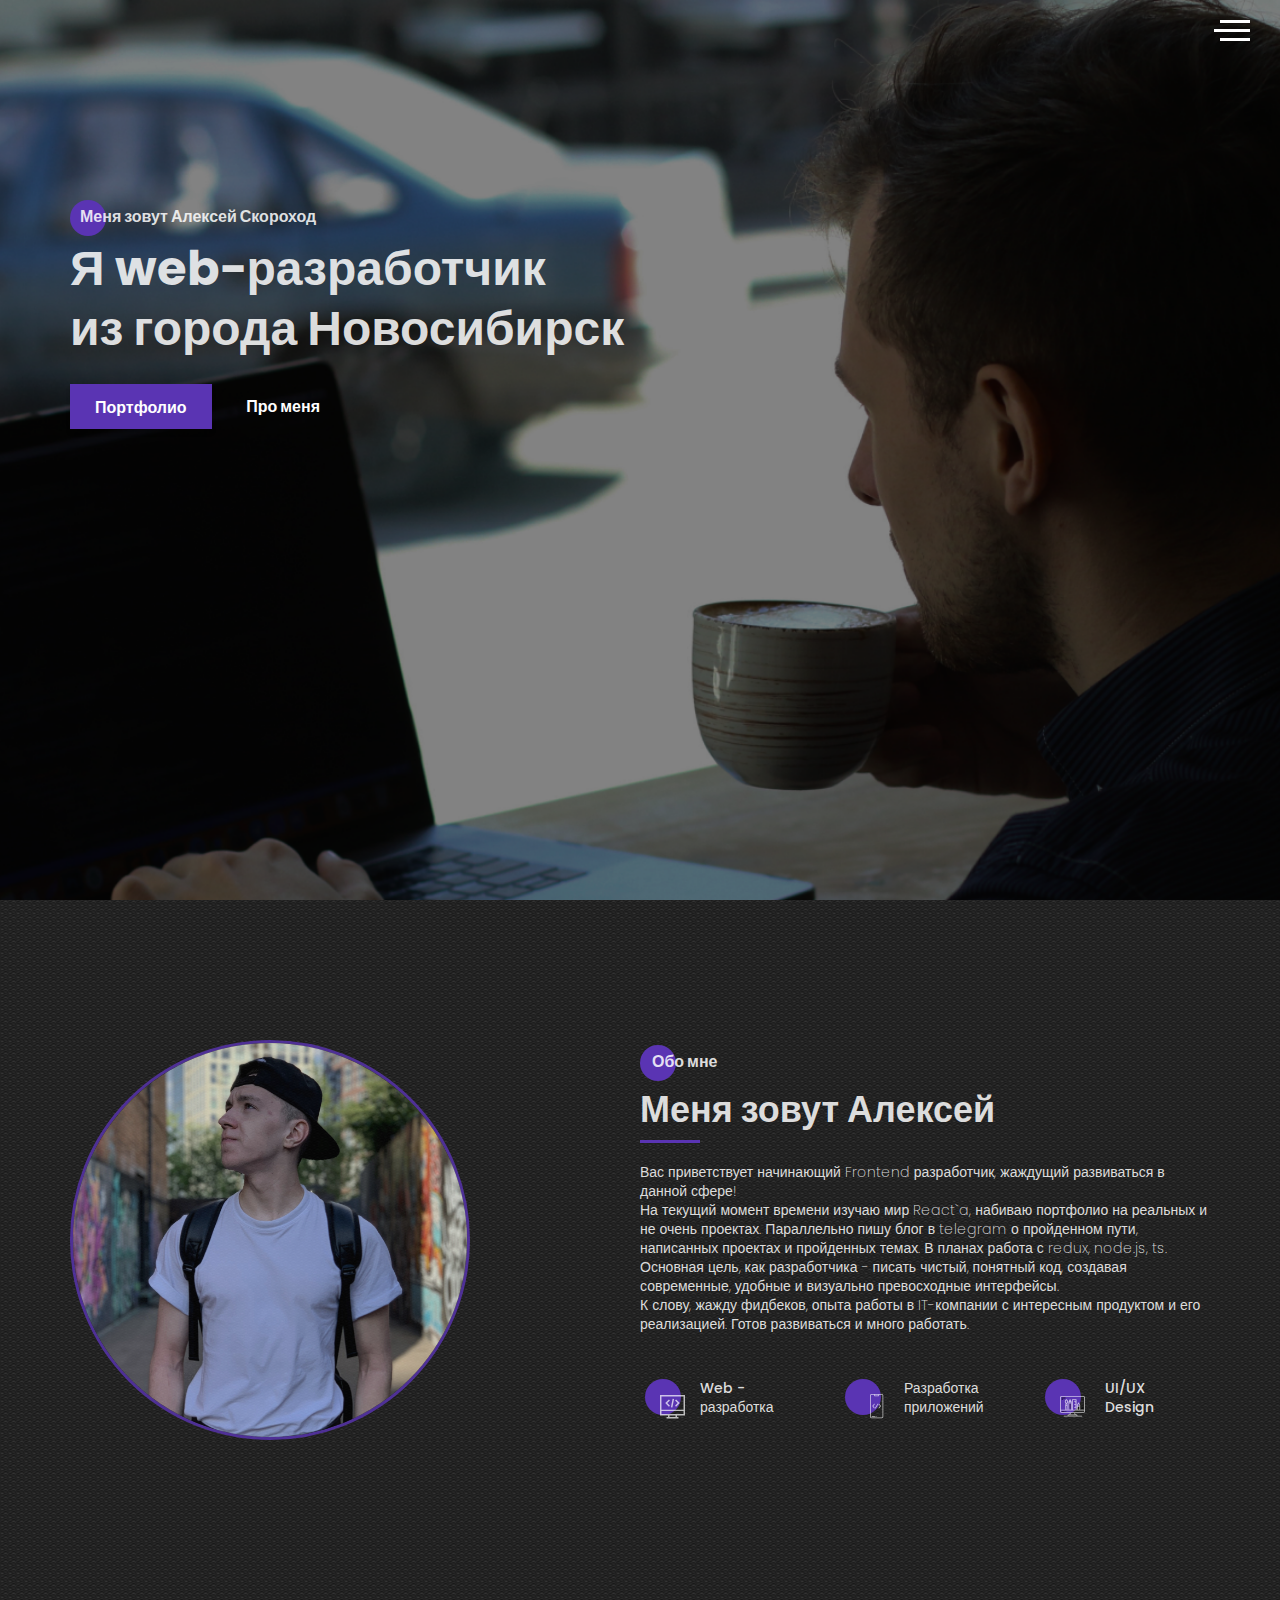
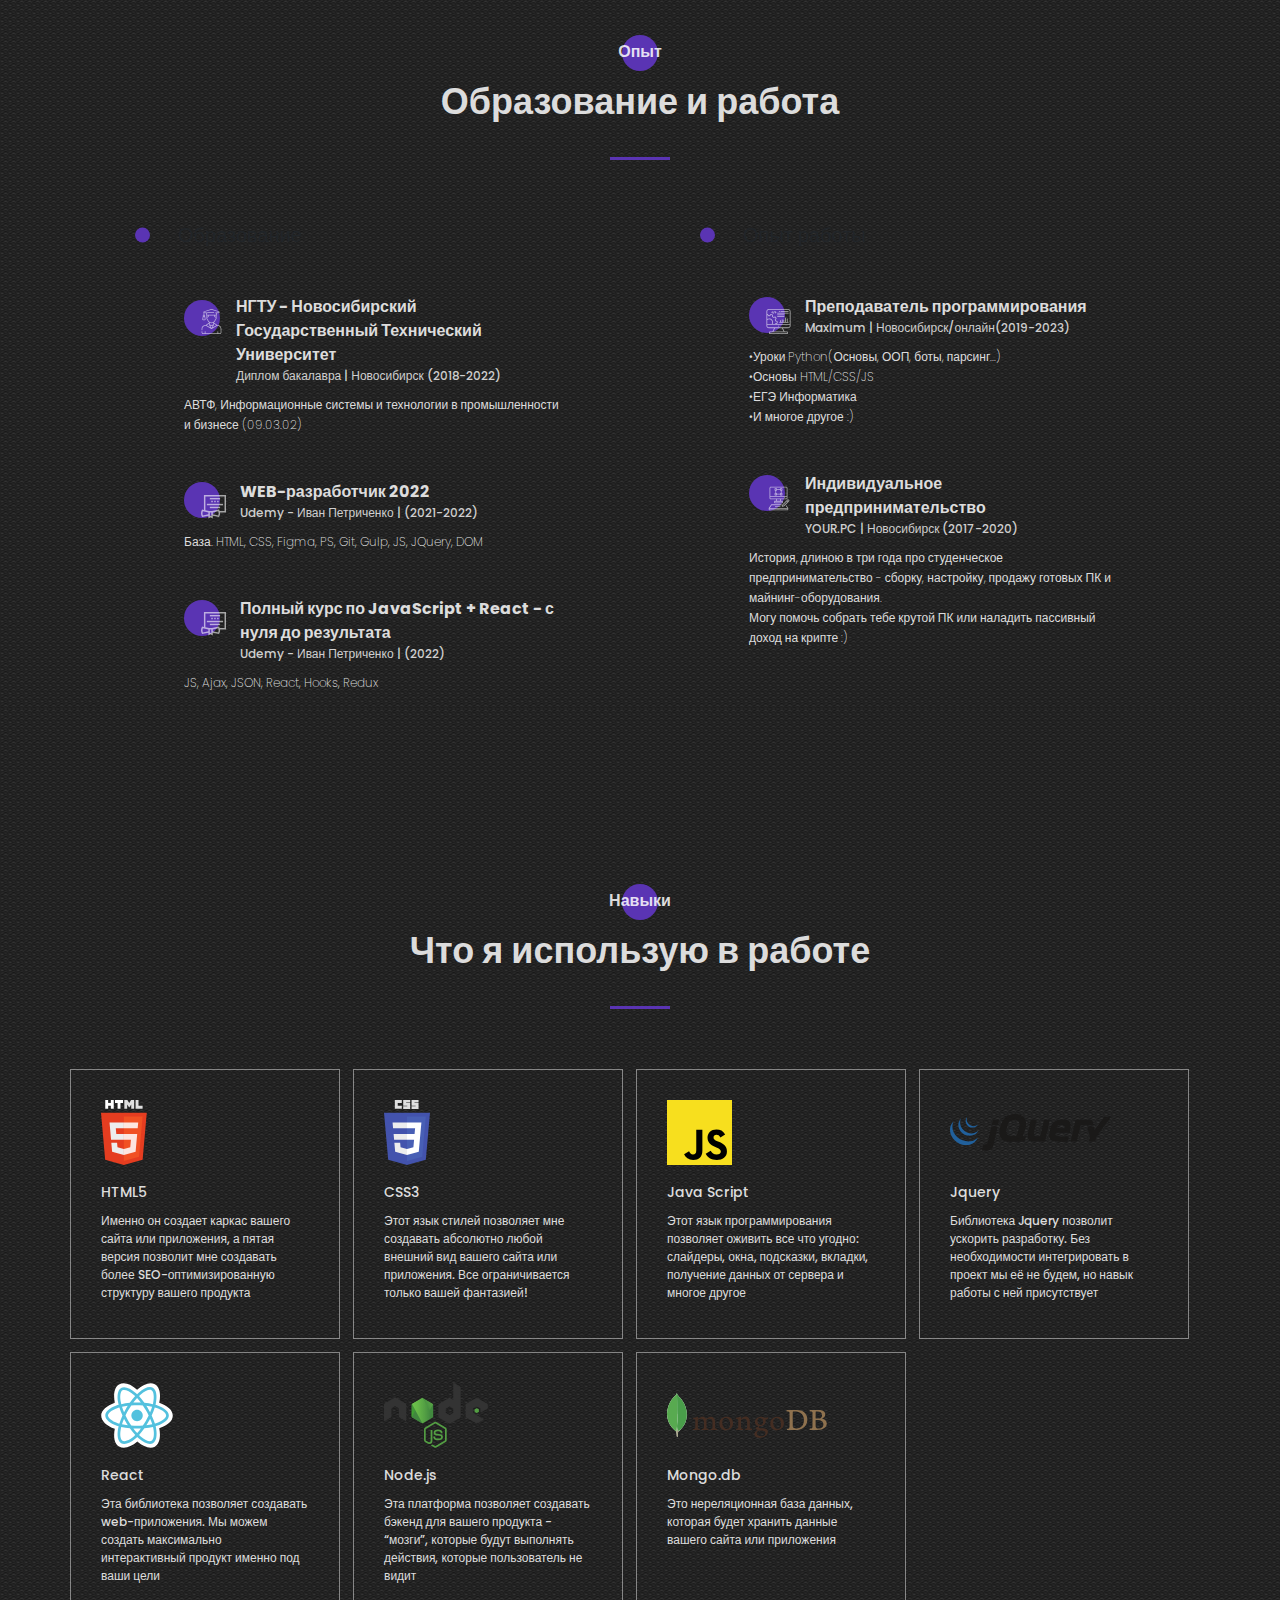
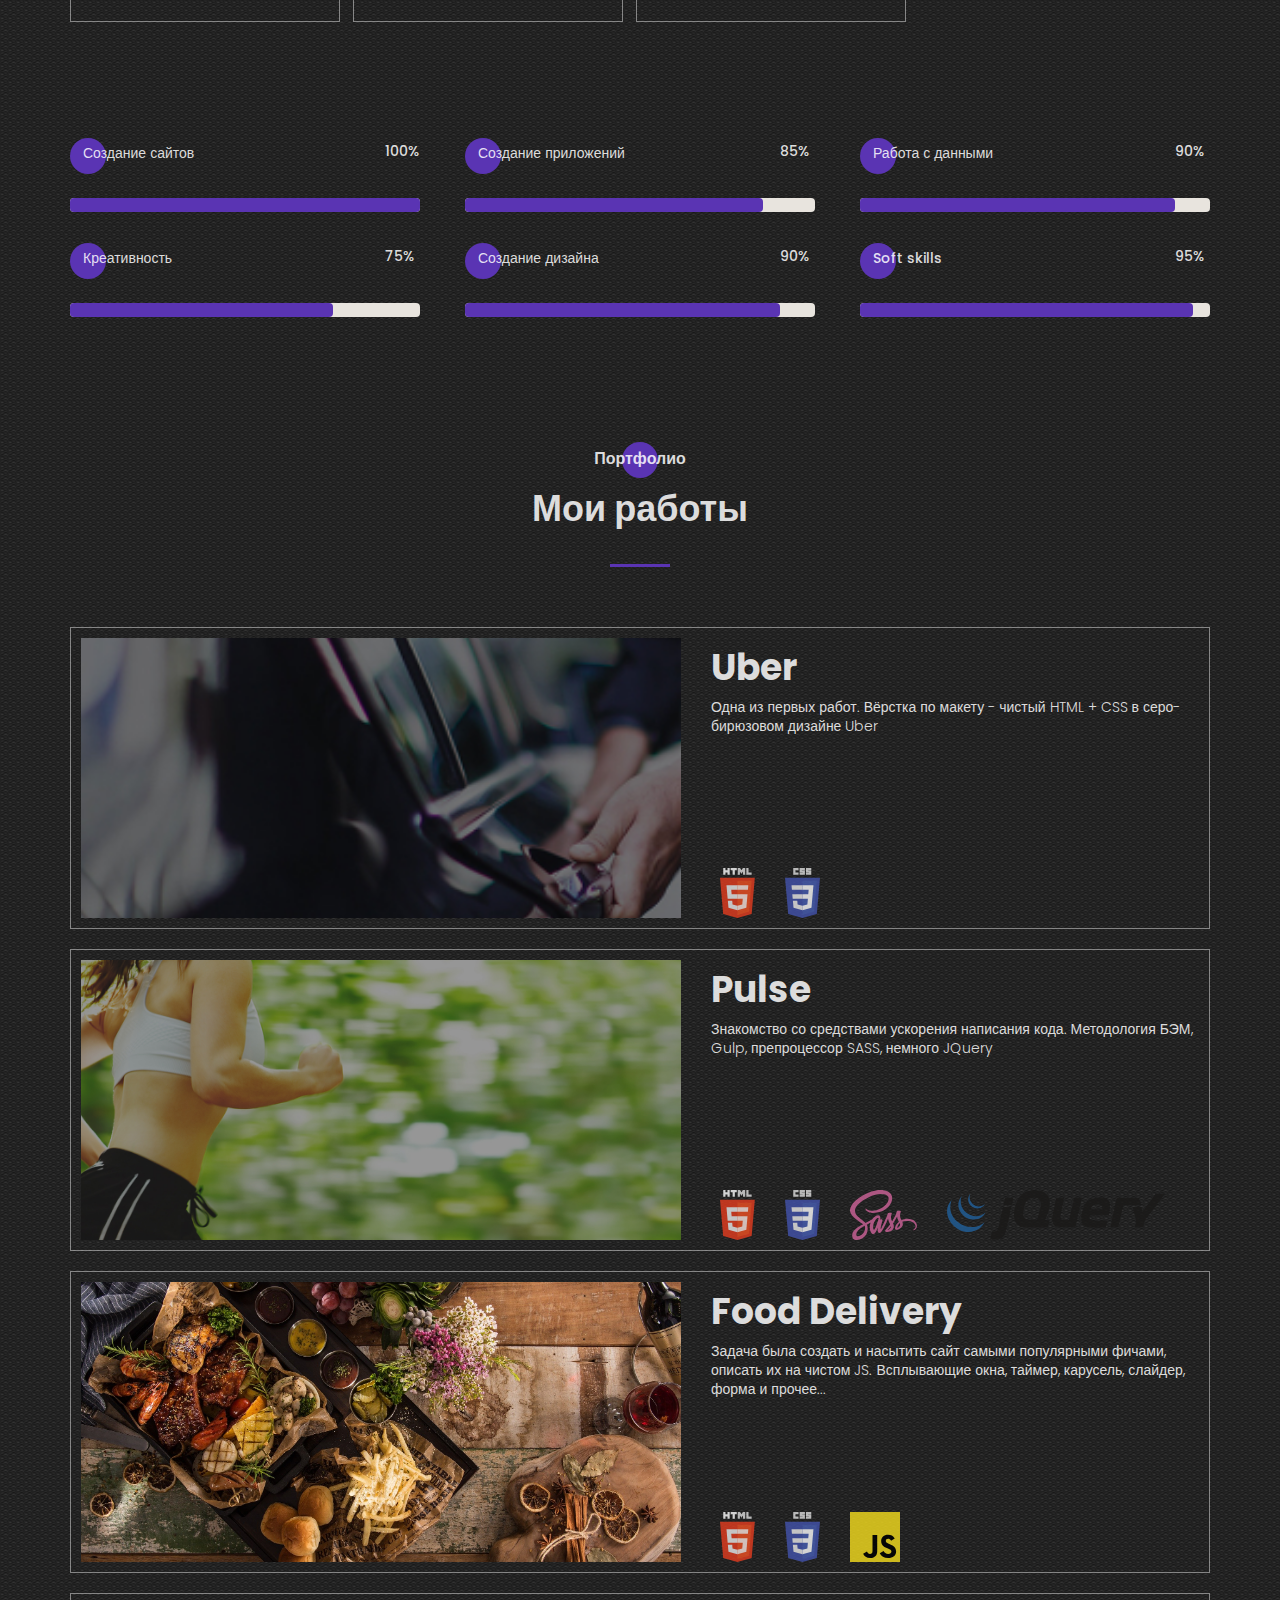
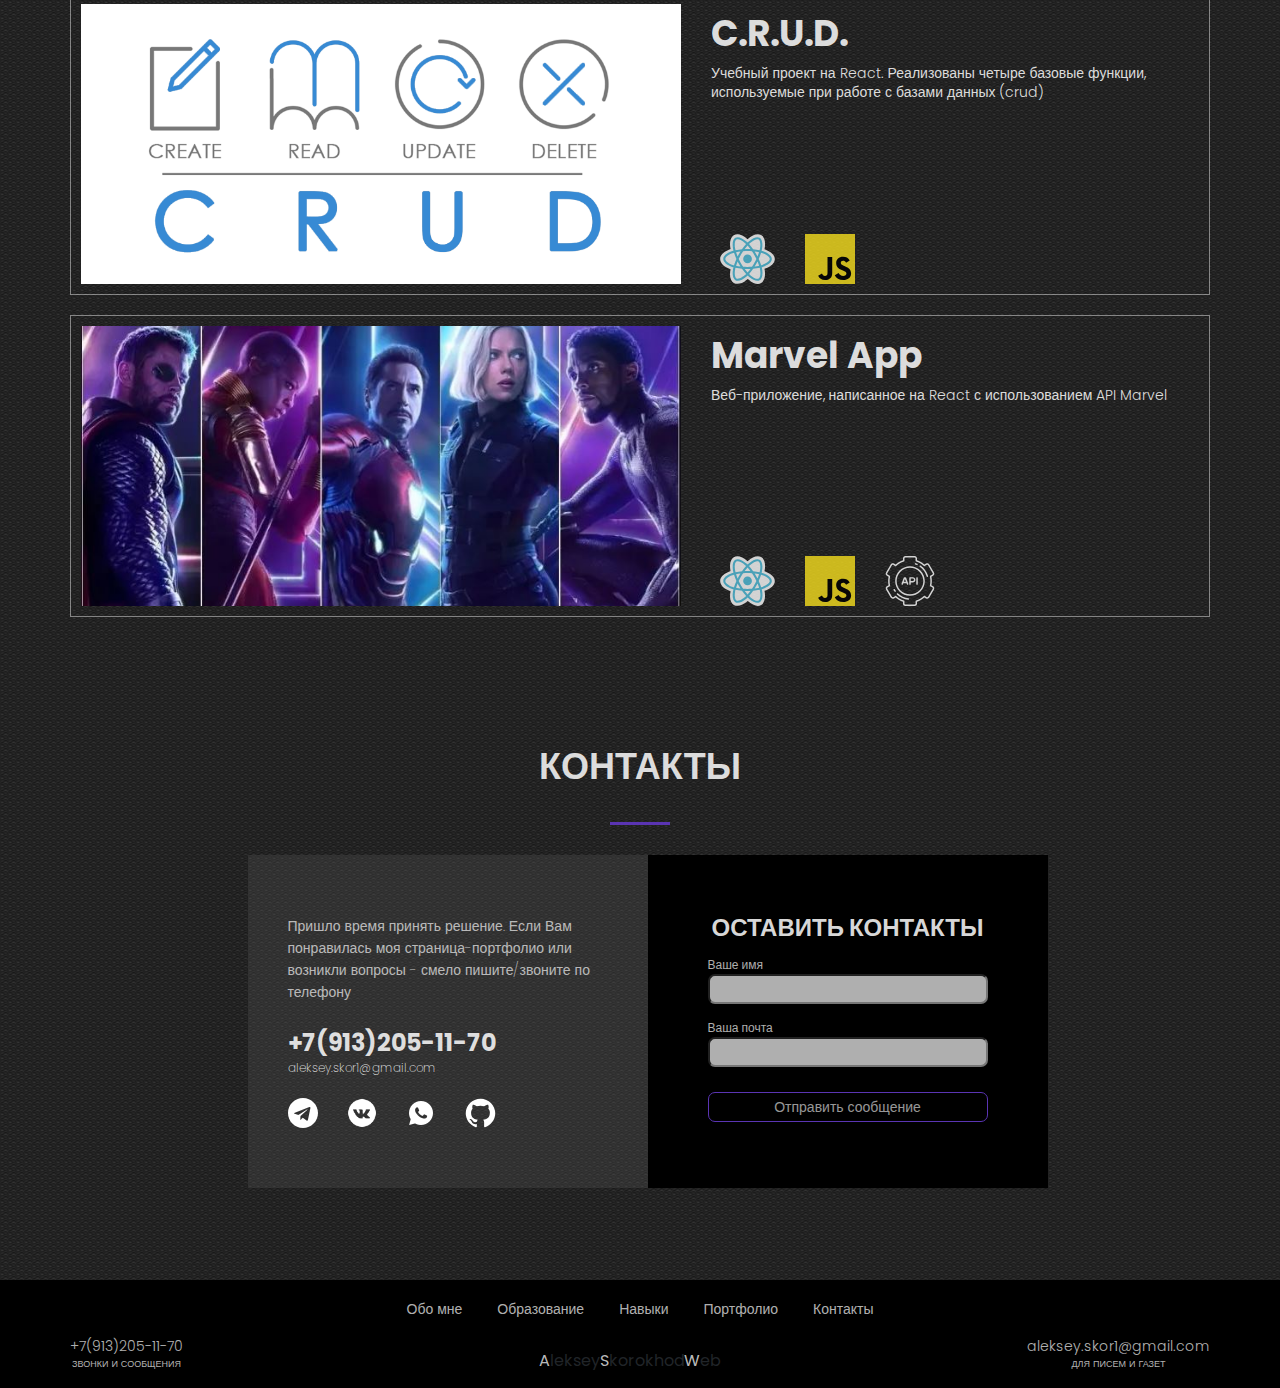
<file: index.html>
<!DOCTYPE html><html lang="ru"><head><meta charset="UTF-8"><meta name="viewport" content="width=device-width,initial-scale=1"><meta http-equiv="X-UA-Compatible" content="ie=edge"><title>Алексей Скороход | Сайт-портфолио</title><meta name="title" content="Алексей Скороход | Сайт-портфолио"><meta name="description" content="Здесь вы сможете ознакомиться с моими работами и узнать больше обо мне"><!-- Open Graph / Facebook --><meta property="og:type" content="website"><meta property="og:url" content="https://skorokhod-aa.github.io/"><meta property="og:title" content="Алексей Скороход | Сайт-портфолио"><meta property="og:description" content="Здесь вы сможете ознакомиться с моими работами и узнать больше обо мне"><meta property="og:image" content="img/meta_photo.jpg"/><!-- Twitter --><meta property="twitter:card" content="summary_large_image"><meta property="twitter:url" content="https://skorokhod-aa.github.io/"><meta property="twitter:title" content="Алексей Скороход | Сайт-портфолио"><meta property="twitter:description" content="Здесь вы сможете ознакомиться с моими работами и узнать больше обо мне"><meta property="twitter:image" content="img/meta_photo.jpg"/><!-- Favicon  --><link rel="apple-touch-icon" sizes="57x57" href="icons/favicon//apple-icon-57x57.png"><link rel="apple-touch-icon" sizes="60x60" href="icons/favicon//apple-icon-60x60.png"><link rel="apple-touch-icon" sizes="72x72" href="icons/favicon//apple-icon-72x72.png"><link rel="apple-touch-icon" sizes="76x76" href="icons/favicon//apple-icon-76x76.png"><link rel="apple-touch-icon" sizes="114x114" href="icons/favicon//apple-icon-114x114.png"><link rel="apple-touch-icon" sizes="120x120" href="icons/favicon//apple-icon-120x120.png"><link rel="apple-touch-icon" sizes="144x144" href="icons/favicon//apple-icon-144x144.png"><link rel="apple-touch-icon" sizes="152x152" href="icons/favicon//apple-icon-152x152.png"><link rel="apple-touch-icon" sizes="180x180" href="icons/favicon//apple-icon-180x180.png"><link rel="icon" type="image/png" sizes="192x192" href="icons/favicon//android-icon-192x192.png"><link rel="icon" type="image/png" sizes="32x32" href="icons/favicon//favicon-32x32.png"><link rel="icon" type="image/png" sizes="96x96" href="icons/favicon//favicon-96x96.png"><link rel="icon" type="image/png" sizes="16x16" href="icons/favicon//favicon-16x16.png"><link rel="manifest" href="icons/favicon//manifest.json"><meta name="msapplication-TileColor" content="#ffffff"><meta name="msapplication-TileImage" content="icons/favicon//ms-icon-144x144.png"><meta name="theme-color" content="#ffffff"><link rel="stylesheet" href="css/style.min.css"><link href="https://unpkg.com/aos@2.3.1/dist/aos.css" rel="stylesheet"></head><body><aside class="sidepanel"><div class="title_fz16 sidepanel__text">Социальные сети</div><div class="sidepanel__line"></div><a href="https://vk.com/skorokhodaa" class="sidepanel__link"><img src="icons/social/vk.png" alt="facebook"></a><a href="https://tlgg.ru/skorokhodaa" class="sidepanel__link"><img src="icons/social/telegram.svg" alt="instagram"></a><a href="https://github.com/skorokhod-aa" class="sidepanel__link"><img src="icons/social/github.svg" alt="github"></a></aside><div class="menu"><div class="menu__block"><div class="menu__close"><svg width="29" height="30" viewBox="0 0 29 30" fill="none" xmlns="http://www.w3.org/2000/svg"><path d="M17.1568 14.5231L28.4489 3.23075C29.1837 2.49623 29.1837 1.30861 28.4489 0.574085C27.7144 -0.160437 26.5267 -0.160437 25.7922 0.574085L14.4998 11.8665L3.20781 0.574085C2.47295 -0.160437 1.28567 -0.160437 0.551149 0.574085C-0.183716 1.30861 -0.183716 2.49623 0.551149 3.23075L11.8432 14.5231L0.551149 25.8155C-0.183716 26.55 -0.183716 27.7376 0.551149 28.4721C0.917206 28.8385 1.39852 29.0226 1.87948 29.0226C2.36045 29.0226 2.84141 28.8385 3.20781 28.4721L14.4998 17.1798L25.7922 28.4721C26.1586 28.8385 26.6396 29.0226 27.1205 29.0226C27.6015 29.0226 28.0825 28.8385 28.4489 28.4721C29.1837 27.7376 29.1837 26.55 28.4489 25.8155L17.1568 14.5231Z" fill="black"/></svg></div><nav><ul class="menu__list"><li class="menu__link"><a href="#about">ПРО МЕНЯ</a></li><li class="menu__link"><a href="#resume">МОЙ ОПЫТ</a></li><li class="menu__link"><a href="#skills">МОИ НАВЫКИ</a></li><li class="menu__link"><a href="#portfolio">МОИ РАБОТЫ</a></li><!-- <li class="menu__link"><a href="#">ПРАЙС-ЛИСТ</a></li> --><li class="menu__link"><a href="#contacts">КОНТАКТЫ</a></li></ul></nav><div class="menu__social"><a href="https://vk.com/skorokhodaa"><img src="icons/social/vk.png" alt="facebook"></a><a href="https://tlgg.ru/skorokhodaa"><img src="icons/social/telegram.svg" alt="instagram"></a><a href="https://github.com/skorokhod-aa"><img src="icons/social/github.svg" alt="github"></a></div></div><div class="menu__overlay"></div></div><section class="promo"><div class="hamburger"><span></span> <span class="long"></span> <span></span></div><div class="container"><div class="title title_fz16 promo__subtitle">Меня зовут Алексей Скороход</div><h1 class="title title_fz48 promo__title">Я web-разработчик<br>из города Новосибирск</h1><div class="promo__buttons"><a href="#portfolio" class="promo__link btn">Портфолио</a> <a href="#about" class="promo__link">Про меня</a></div></div></section><section id="about" class="about"><div class="container"><div class="about__wrapper"><div class="about__photo"><img src="./img/main_photo.jpg" alt=""></div><div class="about__block"><div class="about__subtitle title title_fz16">Обо мне</div><div class="about__title title title_fz36">Меня зовут Алексей</div><div class="about__line"></div><div class="about__descr title title_fz14">Вас приветствует начинающий Frontend разработчик, жаждущий развиваться в данной сфере!<br>На текущий момент времени изучаю мир React`a, набиваю портфолио на реальных и не очень проектах. Параллельно пишу блог в telegram о пройденном пути, написанных проектах и пройденных темах. В планах работа с redux, node.js, ts.<br>Основная цель, как разработчика - писать чистый, понятный код, создавая современные, удобные и визуально превосходные интерфейсы.<br>К слову, жажду фидбеков, опыта работы в IT-компании с интересным продуктом и его реализацией. Готов развиваться и много работать.</div><div class="about__skills"><div class="about__skills-item"><div class="about__skills-circle"><img src="icons/about_me/web_development.svg" alt="web-dev"></div><div class="title title_fz14">Web - разработка</div></div><div class="about__skills-item"><div class="about__skills-circle"><img src="icons/about_me/mobile_dev.svg" alt="mobile-dev"></div><div class="about__skills-block"><div class="title title_fz14">Разработка приложений</div></div></div><div class="about__skills-item"><div class="about__skills-circle"><img src="icons/about_me/design.svg" alt="design"></div><div class="about__skills-block"><div class="title title_fz14">UI/UX Design</div><div class="about__skills-text title title_fz12-descr"></div></div></div></div></div></div></div></section><section id="resume" class="resume"><div class="container"><h3 class="resume__subtitle title title_fz16">Опыт</h3><h2 class="resume__title title title_fz36">Образование и работа</h2><div class="devider"></div><div class="resume__wrapper"><div class="resume__column"><div class="resume__column-title title_fz20">Образование</div><ul><li><div class="resume__item"><div class="resume__item-head"><div class="resume__item-icon"><img src="./icons/experience/university.svg" alt="university"></div><div class="resume__item-descr"><div class="title title_fz16">НГТУ - Новосибирский Государственный Технический Университет</div><div class="resume__item-location">Диплом бакалавра | Новосибирск (2018-2022)</div></div></div><div class="resume__item-body title title_fz12">АВТФ, Информационные системы и технологии в промышленности и бизнесе (09.03.02)</div></div></li><li><div class="resume__item"><div class="resume__item-head"><div class="resume__item-icon"><img src="./icons/experience/courses.svg" alt="university"></div><div class="resume__item-descr"><div class="title title_fz16">WEB-разработчик 2022</div><div class="resume__item-location">Udemy - Иван Петриченко | (2021-2022)</div></div></div><div class="resume__item-body title title_fz12">База. HTML, CSS, Figma, PS, Git, Gulp, JS, JQuery, DOM<br></div></div></li><li><div class="resume__item"><div class="resume__item-head"><div class="resume__item-icon"><img src="./icons/experience/courses.svg" alt="university"></div><div class="resume__item-descr"><div class="title title_fz16">Полный курс по JavaScript + React - с нуля до результата</div><div class="resume__item-location">Udemy - Иван Петриченко | (2022)</div></div></div><div class="resume__item-body title title_fz12">JS, Ajax, JSON, React, Hooks, Redux<br></div></div></li></ul></div><div class="resume__column"><div class="resume__column-title title_fz20">Опыт работы</div><ul><li><div class="resume__item"><div class="resume__item-head"><div class="resume__item-icon"><img src="./icons/experience/developer.svg" alt="university"></div><div class="resume__item-descr"><div class="title title_fz16">Преподаватель программирования</div><div class="resume__item-location">Maximum | Новосибирск/онлайн(2019-2023)</div></div></div><div class="resume__item-body title title_fz12">•Уроки Python(Основы, ООП, боты, парсинг...)<br>•Основы HTML/CSS/JS<br>•ЕГЭ Информатика<br>•И многое другое :)</div></div></li><li><div class="resume__item"><div class="resume__item-head"><div class="resume__item-icon"><img src="./icons/experience/designer.svg" alt="university"></div><div class="resume__item-descr"><div class="title title_fz16">Индивидуальное предпринимательство</div><div class="resume__item-location">YOUR.PC | Новосибирск (2017-2020)</div></div></div><div class="resume__item-body title title_fz12">История, длиною в три года про студенческое предпринимательство - сборку, настройку, продажу готовых ПК и майнинг-оборудования.<br>Могу помочь собрать тебе крутой ПК или наладить пассивный доход на крипте :)</div></div></li></ul></div></div></div></section><section id="skills" class="skills"><div class="container"><h2 class="title title_fz16 skills__subtitle">Навыки</h2><div class="title title_fz36 skills__title">Что я использую в работе</div><div class="devider"></div><div class="skills__items"><div class="skills__item"><div class="skills__item-img"><img src="./icons/skills/html5.svg" alt="html5"></div><h3 class="skills__item-title title title_fz14">HTML5</h3><p class="title title_fz12">Именно он создает каркас вашего сайта или приложения, а пятая версия позволит мне создавать более SEO-оптимизированную структуру вашего продукта</p></div><div class="skills__item"><img src="./icons/skills/css3.svg" alt="html5"><h3 class="skills__item-title title title_fz14">CSS3</h3><p class="title title_fz12">Этот язык стилей позволяет мне создавать абсолютно любой внешний вид вашего сайта или приложения. Все ограничивается только вашей фантазией!</p></div><div class="skills__item"><img src="./icons/skills/js.svg" alt="html5"><h3 class="skills__item-title title title_fz14">Java Script</h3><p class="title title_fz12">Этот язык программирования позволяет оживить все что угодно: слайдеры, окна, подсказки, вкладки, получение данных от сервера и многое другое</p></div><div class="skills__item"><div class="skills__item-img"><img src="./icons/skills/jquery.svg" alt="html5"></div><h3 class="skills__item-title title title_fz14">Jquery</h3><p class="title title_fz12">Библиотека Jquery позволит ускорить разработку. Без необходимости интегрировать в проект мы её не будем, но навык работы с ней присутствует</p></div><div class="skills__item"><div class="skills__item-img"><img src="./icons/skills/react.svg" alt="html5"></div><h3 class="skills__item-title title title_fz14">React</h3><p class="title title_fz12">Эта библиотека позволяет создавать web-приложения. Мы можем создать максимально интерактивный продукт именно под ваши цели</p></div><div class="skills__item"><div class="skills__item-img"><img src="./icons/skills/node.js.svg" alt="html5"></div><h3 class="skills__item-title title title_fz14">Node.js</h3><p class="title title_fz12">Эта платформа позволяет создавать бэкенд для вашего продукта - “мозги”, которые будут выполнять действия, которые пользователь не видит</p></div><div class="skills__item"><div class="skills__item-img"><img src="./icons/skills/mongo.db.svg" alt="html5"></div><h3 class="skills__item-title title title_fz14">Mongo.db</h3><p class="title title_fz12">Это нереляционная база данных, которая будет хранить данные вашего сайта или приложения</p></div></div><div class="skills__ratings"><div class="skills__ratings-item"><div class="title title_fz14 skills__ratings-title">Создание сайтов</div><div class="skills__ratings-counter title title_fz14">100%</div><div class="skills__ratings-line"><span></span></div></div><div class="skills__ratings-item"><div class="title title_fz14 skills__ratings-title">Создание приложений</div><div class="skills__ratings-counter title title_fz14">85%</div><div class="skills__ratings-line"><span></span></div></div><div class="skills__ratings-item"><div class="title title_fz14 skills__ratings-title">Работа с данными</div><div class="skills__ratings-counter title title_fz14">90%</div><div class="skills__ratings-line"><span></span></div></div><div class="skills__ratings-item"><div class="title title_fz14 skills__ratings-title">Креативность</div><div class="skills__ratings-counter title title_fz14">75%</div><div class="skills__ratings-line"><span></span></div></div><div class="skills__ratings-item"><div class="title title_fz14 skills__ratings-title">Создание дизайна</div><div class="skills__ratings-counter title title_fz14">90%</div><div class="skills__ratings-line"><span></span></div></div><div class="skills__ratings-item"><div class="title title_fz14 skills__ratings-title">Soft skills</div><div class="skills__ratings-counter title title_fz14">95%</div><div class="skills__ratings-line"><span></span></div></div></div></div></section><section id="portfolio" class="portfolio"><div class="container"><h2 class="title title_fz16 portfolio__subtitle">Портфолио</h2><div class="title title_fz36 portfolio__title">Мои работы</div><div class="devider"></div><div class="portfolio__wrapper"><div class="portfolio__item"><a href="/uber-main"><img id="image" class="portfolio__item-img" src="./img/works/uber.jpg" alt="uber"></a><div class="portfolio__item-block"><a href="/uber-main" class="portfolio__item-name title title_fz36">Uber</a><div class="portfolio__item-descr title title_fz14">Одна из первых работ. Вёрстка по макету - чистый HTML + CSS в серо-бирюзовом дизайне Uber</div><div class="portfolio__item-skills"><img src="./icons/skills/html5.svg" alt=""> <img src="./icons/skills/css3.svg" alt=""></div></div></div><div class="portfolio__item"><a href="/pulse-main"><img id="image" class="portfolio__item-img" src="./img/works/pulse.jpg" alt="uber"></a><div><a href="/pulse-main" class="portfolio__item-name title title_fz36">Pulse</a><div class="portfolio__item-descr title title_fz14">Знакомство со средствами ускорения написания кода. Методология БЭМ, Gulp, препроцессор SASS, немного JQuery</div><div class="portfolio__item-skills"><img src="./icons/skills/html5.svg" alt=""> <img src="./icons/skills/css3.svg" alt=""> <img src="./icons/skills/sass-1.svg" alt=""> <img src="./icons/skills/jquery.svg" alt=""></div></div></div><div class="portfolio__item"><a href="/foodDist-main"><img id="image" class="portfolio__item-img" src="./img/works/elite.jpg" alt="uber"></a><div><a href="/foodDist-main" class="portfolio__item-name title title_fz36">Food Delivery</a><div class="portfolio__item-descr title title_fz14">Задача была создать и насытить сайт самыми популярными фичами, описать их на чистом JS. Всплывающие окна, таймер, карусель, слайдер, форма и прочее...</div><div class="portfolio__item-skills"><img src="./icons/skills/html5.svg" alt=""> <img src="./icons/skills/css3.svg" alt=""> <img src="./icons/skills/js.svg" alt=""></div></div></div><div class="portfolio__item"><a href="https://63c2c42d9ccdc7135719a890--unique-llama-0d0642.netlify.app/"><img id="image" class="portfolio__item-img" src="./img/works/crud2.png" alt="uber"></a><div><a href="https://63c2c42d9ccdc7135719a890--unique-llama-0d0642.netlify.app/" class="portfolio__item-name title title_fz36">C.R.U.D.</a><div class="portfolio__item-descr title title_fz14">Учебный проект на React. Реализованы четыре базовые функции, используемые при работе с базами данных (crud)</div><div class="portfolio__item-skills"><img src="./icons/skills/react.svg" alt=""> <img src="./icons/skills/js.svg" alt=""></div></div></div><div class="portfolio__item"><a href="https://unique-druid-b7108d.netlify.app/"><img id="image" class="portfolio__item-img" src="./img/works/marvel-work.jpg" alt="uber"></a><div><a href="https://unique-druid-b7108d.netlify.app/" class="portfolio__item-name title title_fz36">Marvel App</a><div class="portfolio__item-descr title title_fz14">Веб-приложение, написанное на React с использованием API Marvel</div><div class="portfolio__item-skills"><img src="./icons/skills/react.svg" alt=""> <img src="./icons/skills/js.svg" alt=""> <img src="./icons/skills/api.svg" alt=""></div></div></div><!-- <a href="#" class="portfolio__item">
                    <img src="./img/works/pulse.jpg" alt="pulse">
                </a>
                <a href="#" class="portfolio__item">
                    <img src="./img/works/bread.jpg" alt="bread">
                </a>
                <a href="#" class="portfolio__item vertical">
                    <img src="./img/works/plans.jpg" alt="plans">
                </a>
                <a href="#" class="portfolio__item">
                    <img src="./img/works/ipad.jpg" alt="uber">
                </a>
                <a href="#" class="portfolio__item horizontal">
                    <img src="./img/works/mac.jpg" alt="uber">
                </a> --></div></div></section><!-- <section class="price">
        <div class="container">
            <h2 class="title title_fz16 price__subtitle">Прайс-лист</h2>
            <div class="divider"></div>
            <div class="price__wrapper">
                <div class="price__item">
                    <div class="price__item-title">Landing-page</div>
                    <div class="price__item-price">от 8000 руб.</div>
                    <div class="price__item-descr">Одностраничный сайт для презентации услуг/товаров/...</div>
                </div>
                <div class="price__item">
                    <div class="price__item-title">Web-приложение</div>
                    <div class="price__item-price">от 28000 руб.</div>
                    <div class="price__item-descr">Приложение внутри браузера для лучшего комфорта</div>
                </div>
                <div class="price__item">
                    <div class="price__item-title">Корпоративный сайт</div>
                    <div class="price__item-price">от 20000 руб.</div>
                    <div class="price__item-descr">Сайт для вашего бизнеса или компании</div>
                </div>
                <div class="price__item">
                    <div class="price__item-title">Android/IOS Приложение</div>
                    <div class="price__item-price">от 25000 руб.</div>
                    <div class="price__item-descr">Приложение для смартфона любой ОС</div>
                </div>
                <div class="price__item">
                    <div class="price__item-title">Интернет-магазин</div>
                    <div class="price__item-price">от 30000 руб.</div>
                    <div class="price__item-descr">Инструмент для ваших продаж в сети</div>
                </div>
                <div class="price__item">
                    <div class="price__item-title">Дизайн</div>
                    <div class="price__item-price">Индивидуально</div>
                    <div class="price__item-descr">Создам дизайн для вашего сайта/приложения...</div>
                </div>

            </div>
        </div>
    </section> --><section id="contacts" class="contacts"><div class="container"><div class="title title_fz36 portfolio__title">КОНТАКТЫ</div><div class="devider"></div><div class="contacts__wrapper"><div class="contacts__left"><div class="contacts__left-descr title title_fz14">Пришло время принять решение. Если Вам понравилась моя страница-портфолио или возникли вопросы - смело пишите/звоните по телефону</div><a class="contacts__left-phone title title_fz24" href="tel:+79132051170">+7(913)205-11-70</a><div class="title title_fz12">aleksey.skor1@gmail.com</div><div class="contacts__social"><a class="contacts__link" href="https://tlgg.ru/skorokhodaa"><img src="./icons/social/telegram.svg" alt=""> </a><a class="contacts__link" href="https://vk.com/skorokhodaa"><img src="./icons/social/vk.png" alt=""> </a><a class="contacts__link" href="https://api.whatsapp.com/send?phone=79132051170&text=%D0%94%D0%BE%D0%B1%D1%80%D1%8B%D0%B9%20%D0%B4%D0%B5%D0%BD%D1%8C%2C%20%D1%8F%20%D0%BF%D0%BE%20%D0%BF%D0%BE%D0%B2%D0%BE%D0%B4%D1%83..."><img src="./icons/social/whatsapp.png" alt=""> </a><a class="contacts__link" href="https://github.com/skorokhod-aa"><img src="icons/social/github.svg" alt=""></a></div></div><div class="contacts__right"><div class="title title_fz14 contacts__text">Оставить контакты</div><form action="#" class="contacts__form"><div class="contacts__input"><label for="name">Ваше имя</label> <input id="name" type="text" name="name"></div><div class="contacts__input"><label for="email">Ваша почта</label> <input id="email" type="email" name="email"></div><div class="contacts__btn"><button class="btn">Отправить сообщение</button></div></form></div></div></div></section><footer class="footer"><div class="container"><div class="footer__links"><a class="title title_fz14" href="#about">Обо мне</a> <a class="title title_fz14" href="#resume">Образование</a> <a class="title title_fz14" href="#skills">Навыки</a> <a class="title title_fz14" href="#portfolio">Портфолио</a> <a class="title title_fz14" href="#contacts">Контакты</a></div><div class="footer__wrapper"><div class="footer__phone"><a class="footer__link" href="tel:+79132051170">+7(913)205-11-70</a><p class="footer__descr">звонки и сообщения</p></div><div class="footer__logo"><span>A</span>leksey<span>S</span>korokhod<span>W</span>eb</div><div class="footer_mail"><a class="footer__link" href="#">aleksey.skor1@gmail.com</a><p class="footer__descr">для писем и газет</p></div></div></div></footer><!-- <div class="contacts__photo">
        <img src="./img/main_photo4.jpg" alt="">
    </div>
    <div class="contacts__descr">
        <div class="contacts__subtitle title title_fz16">Контакты</div>
        <div class="contacts__title title title_fz36">Свяжитесь со мной</div>
        <div class="contacts__line"></div>
        <div class="title title_fz14 contacts__text">Любым удобным для вас способом:</div>
        <div class="contacts__social">
            <a href="#" class="contacts__link">
                <svg width="20" height="20" viewBox="0 0 20 20" fill="none" xmlns="http://www.w3.org/2000/svg">
                    <path d="M17.0706 0H2.92993C1.31464 0 0.000244141 1.31439 0.000244141 2.92969V17.0703C0.000244141 18.6856 1.31464 20 2.92993 20H8.82837V12.9297H6.48462V9.41406H8.82837V7.03125C8.82837 5.09262 10.4054 3.51562 12.344 3.51562H15.8987V7.03125H12.344V9.41406H15.8987L15.3127 12.9297H12.344V20H17.0706C18.6859 20 20.0002 18.6856 20.0002 17.0703V2.92969C20.0002 1.31439 18.6859 0 17.0706 0Z" fill="black"/>
                    </svg>
            </a>
            <a href="#" class="contacts__link">
                <svg width="30" height="30" viewBox="0 0 30 30" fill="none" xmlns="http://www.w3.org/2000/svg">
                    <path d="M15 30C23.2863 30 30 23.2863 30 15C30 6.71375 23.2863 0 15 0C6.71375 0 0 6.71375 0 15C0 23.2863 6.71375 30 15 30ZM6.86375 14.675L21.3263 9.09875C21.9975 8.85625 22.5837 9.2625 22.3662 10.2775L22.3675 10.2762L19.905 21.8775C19.7225 22.7 19.2337 22.9 18.55 22.5125L14.8 19.7487L12.9912 21.4913C12.7912 21.6913 12.6225 21.86 12.235 21.86L12.5013 18.0438L19.4513 11.765C19.7537 11.4987 19.3837 11.3488 18.985 11.6138L10.3963 17.0212L6.69375 15.8663C5.89 15.6112 5.8725 15.0625 6.86375 14.675Z" fill="black"/>
                    </svg>
                    
            </a>
            <a href="#" class="contacts__link">
                <svg width="20" height="20" viewBox="0 0 20 20" fill="none" xmlns="http://www.w3.org/2000/svg">
                    <path d="M13.7502 0H6.25024C2.79899 0 0.000244141 2.79875 0.000244141 6.25V13.75C0.000244141 17.2012 2.79899 20 6.25024 20H13.7502C17.2015 20 20.0002 17.2012 20.0002 13.75V6.25C20.0002 2.79875 17.2015 0 13.7502 0ZM18.1252 13.75C18.1252 16.1625 16.1627 18.125 13.7502 18.125H6.25024C3.83774 18.125 1.87524 16.1625 1.87524 13.75V6.25C1.87524 3.8375 3.83774 1.875 6.25024 1.875H13.7502C16.1627 1.875 18.1252 3.8375 18.1252 6.25V13.75Z" fill="black"/>
                    <path d="M10.0002 5C7.23899 5 5.00024 7.23875 5.00024 10C5.00024 12.7613 7.23899 15 10.0002 15C12.7615 15 15.0002 12.7613 15.0002 10C15.0002 7.23875 12.7615 5 10.0002 5ZM10.0002 13.125C8.27774 13.125 6.87524 11.7225 6.87524 10C6.87524 8.27625 8.27774 6.875 10.0002 6.875C11.7227 6.875 13.1252 8.27625 13.1252 10C13.1252 11.7225 11.7227 13.125 10.0002 13.125Z" fill="black"/>
                    <path d="M15.3752 5.29123C15.7432 5.29123 16.0415 4.99295 16.0415 4.62499C16.0415 4.25703 15.7432 3.95874 15.3752 3.95874C15.0073 3.95874 14.709 4.25703 14.709 4.62499C14.709 4.99295 15.0073 5.29123 15.3752 5.29123Z" fill="black"/>
                    </svg>
            </a>
        </div>
        <div class="title title_fz14 contacts__text">Или оставьте ваши данные и я сам вам напишу:</div>
        <form action="#" class="contacts__form">
            <div class="contacts__input">
                <input id="name" type="text" name="name">
                <label for="name">Ваше имя</label>
            </div>
            <div class="contacts__input">
                <input id="email" type="email" name="email">
                <label for="email">Ваша почта</label>
            </div>
            <div class="contacts__textarea">
                <textarea name="text" id="text"></textarea>
                <label for="text">Ваше сообщение</label>
            </div>
            <div class="contacts__btn">
                <button class="btn">Отправить сообщение</button>
            </div>
        </form>
    </div> --><script src="https://unpkg.com/aos@2.3.1/dist/aos.js"></script><script src="js/script.js"></script></body></html>
</file>
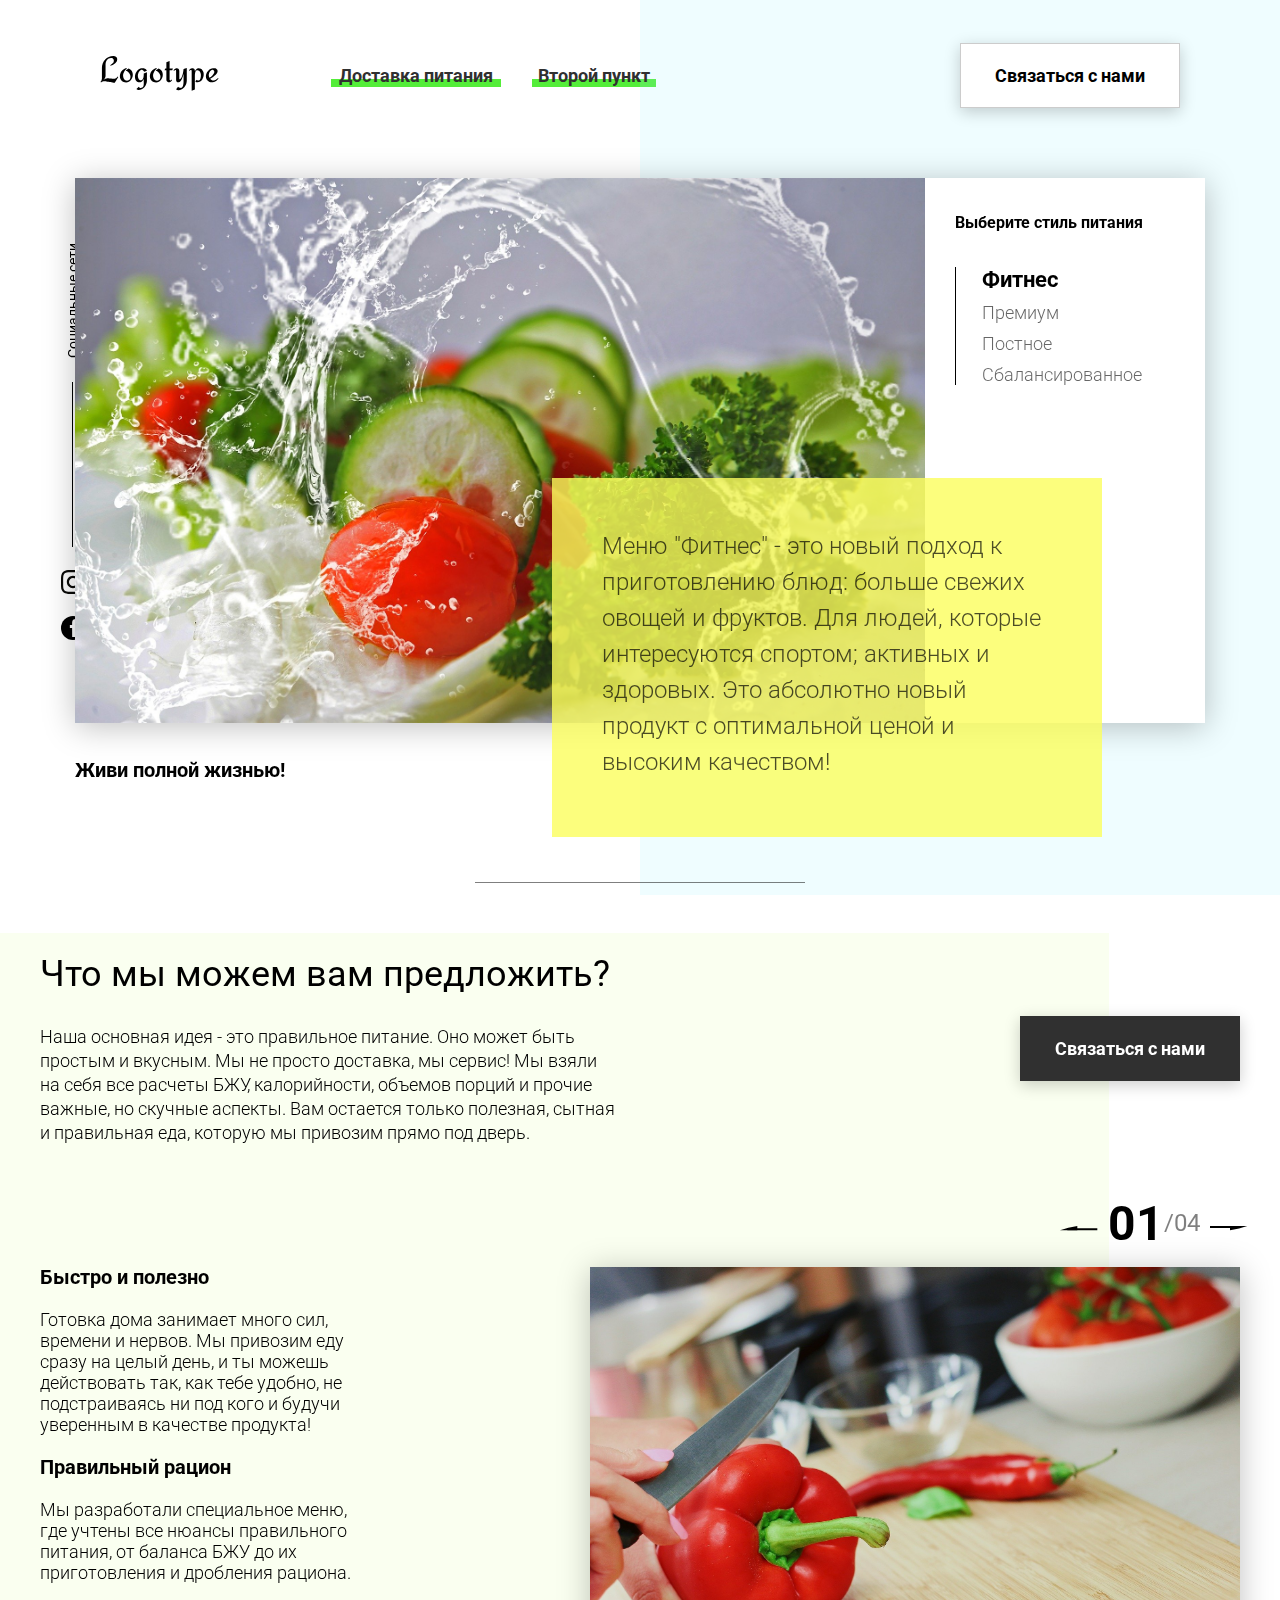
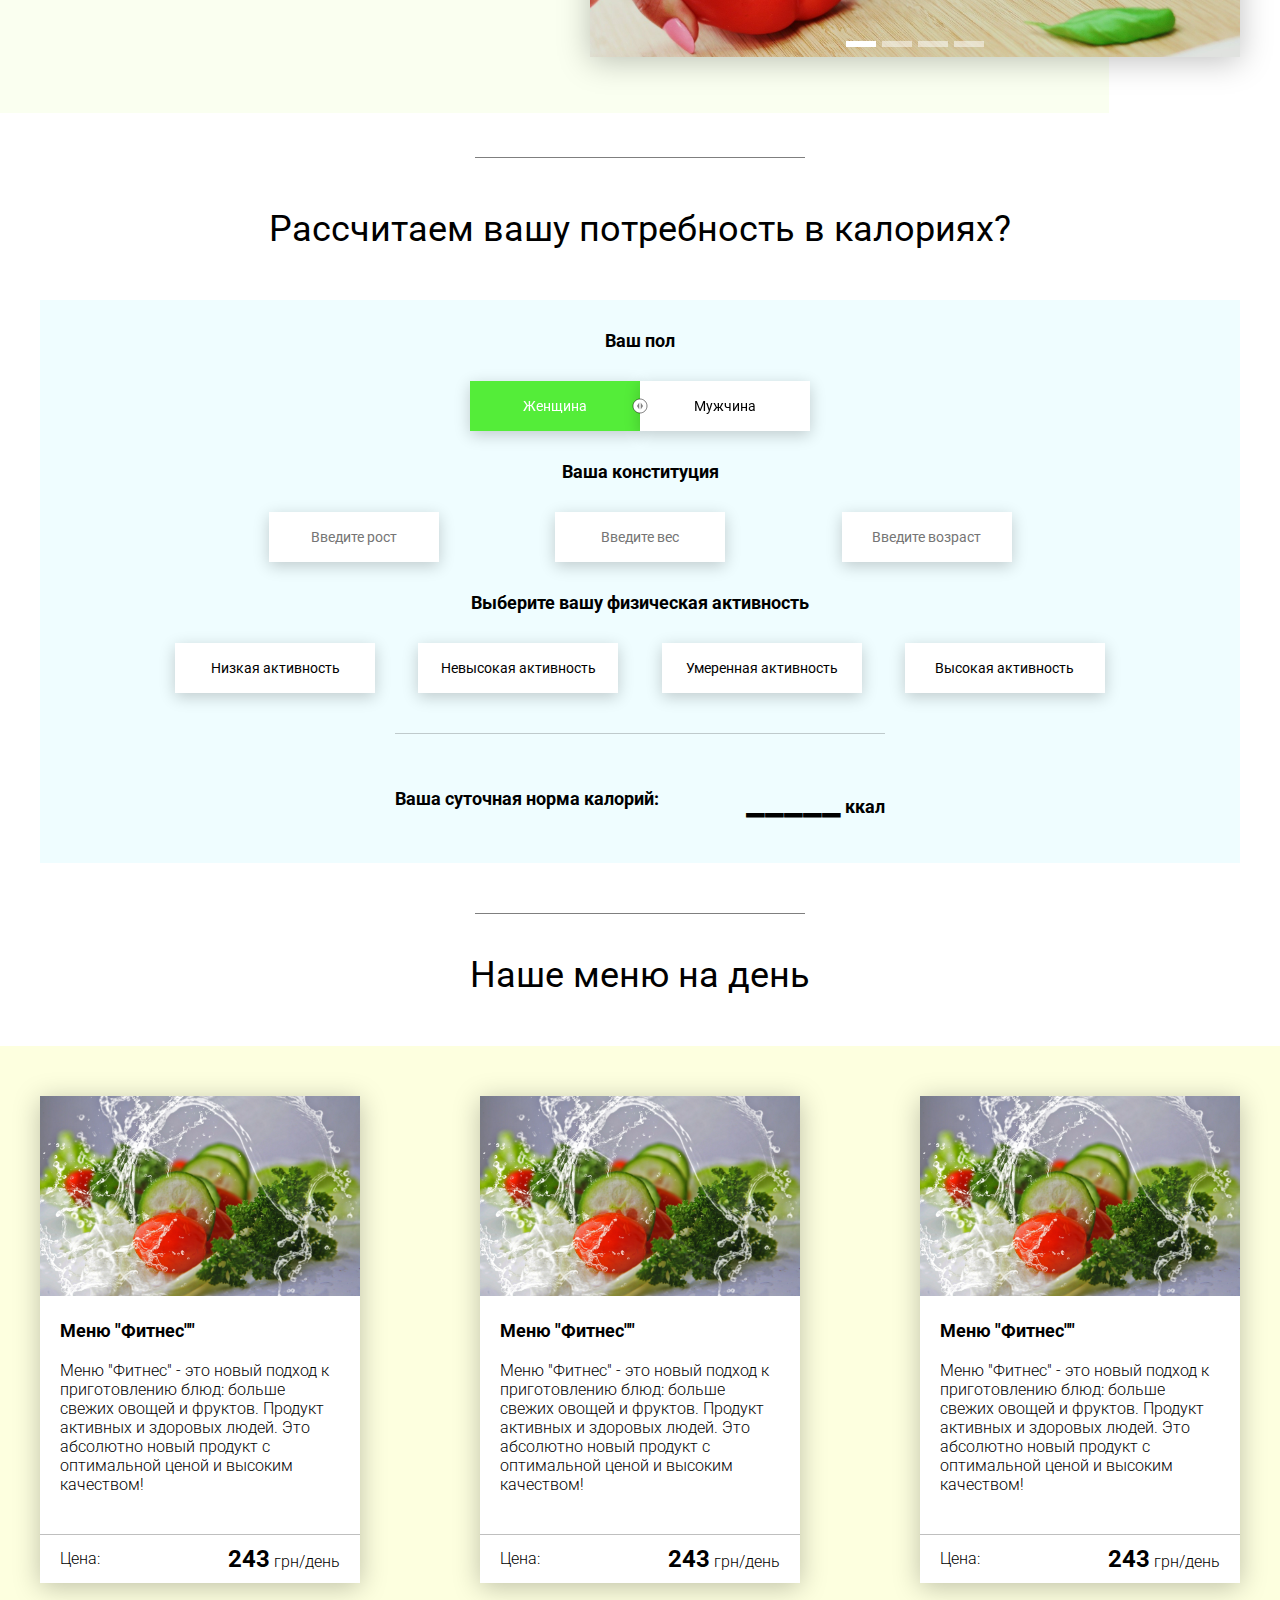
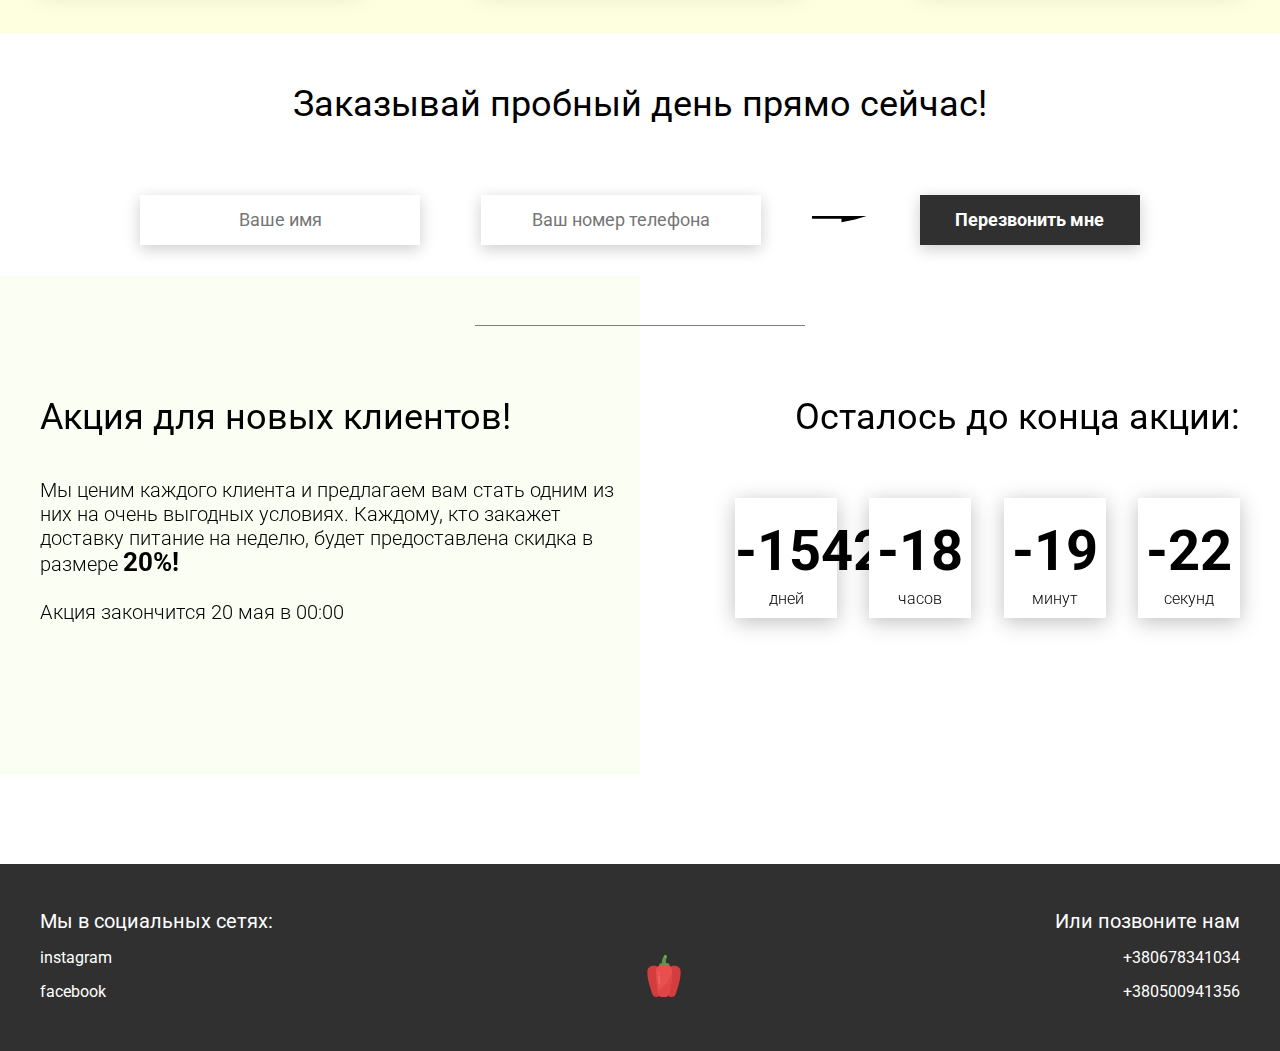
<file: foodDist-main/index.html>
<!DOCTYPE html>
<html lang="en">
<head>
    <meta charset="UTF-8">
    <meta name="viewport" content="width=device-width, initial-scale=1.0">
    <title>Food</title>
    <link rel="stylesheet" href="css/style.css">
</head>
<body>
    <header class="header">
        <div class="header__left-block">
            <div class="header__logo">
                <img src="icons/logo.svg" alt="Логотип">
            </div>
            <nav class="header__links">
                <a href="#" class="header__link">Доставка питания</a>
                <a href="#" class="header__link">Второй пункт</a>
            </nav>
        </div>
        <div class="header__right-block">
            <button data-modal class="btn btn_white">Связаться с нами</button>
        </div>
    </header>
    <div class="sidepanel">
        <div class="sidepanel__text"><span>Социальные сети</span></div>
        <div class="sidepanel__divider"></div>
        <a href="#" class="sidepanel__icon">
            <img src="icons/instagram.svg" alt="instagram">
        </a>
        <a href="#" class="sidepanel__icon">
            <img src="icons/facebook.svg" alt="facebook">
        </a>
    </div>

    <div class="preview">
        <div class="bgc_blue"></div>
        <div class="container">
            <div class="tabcontainer">
                <div class="tabcontent">
                    <img src="img/tabs/vegy.jpg" alt="vegy">
                    <div class="tabcontent__descr">
                        Меню "Фитнес" - это новый подход к приготовлению блюд: больше свежих овощей и фруктов. Для людей, которые интересуются спортом; активных и здоровых. Это абсолютно новый продукт с оптимальной ценой и высоким качеством!
                    </div>
                </div>
                <div class="tabcontent">
                    <img src="img/tabs/elite.jpg" alt="elite">
                    <div class="tabcontent__descr">
                        Меню “Премиум” - мы используем не только красивый дизайн упаковки, но и качественное исполнение блюд. Красная рыба, морепродукты, фрукты - ресторанное меню без похода в ресторан!                                     
                    </div>
                </div> 
                <div class="tabcontent">
                    <img src="img/tabs/post.jpg" alt="post">
                    <div class="tabcontent__descr">
                        Наше специальное “Постное меню” - это тщательный подбор ингредиентов: полное отсутствие продуктов животного происхождения. Полная гармония с собой и природой в каждом элементе! Все будет Ом!                                     
                    </div>
                </div>
                <div class="tabcontent">
                    <img src="img/tabs/vegy.jpg" alt="vegy">
                    <div class="tabcontent__descr">
                        Меню "Сбалансированное" - это соответствие вашего рациона всем научным рекомендациям. Мы тщательно просчитываем вашу потребность в к/б/ж/у и создаем лучшие блюда для вас.
                    </div>
                </div> 
                <div class="tabheader">
                    <h3>Выберите стиль питания</h3>
                    <div class="tabheader__items">
                        <div class="tabheader__item tabheader__item_active">Фитнес</div>
                        <div class="tabheader__item">Премиум</div>
                        <div class="tabheader__item">Постное</div>
                        <div class="tabheader__item">Сбалансированное</div>
                    </div>
                </div>
            </div>
            <div class="preview__life">Живи полной жизнью!</div>
        </div>
    </div>

    <div class="divider"></div>

    <div class="offer">
        <div class="bgc_y"></div>
        <div class="container">
            <div class="offer__text">
                <h2 class="title">Что мы можем вам предложить?</h2>
                <div class="offer__descr">
                    Наша основная идея - это правильное питание. Оно может быть простым и вкусным. Мы не просто доставка, мы сервис! Мы взяли на себя все расчеты БЖУ, калорийности, объемов порций и прочие важные, но скучные аспекты. Вам остается только полезная, сытная и правильная еда, которую мы привозим прямо под дверь.
                </div>
            </div>
            <div class="offer__action">
                <button data-modal class="btn btn_dark">Связаться с нами</button>
            </div>
        </div>
        <div class="container">
            <div class="offer__advantages">
                <h2>Быстро и полезно</h2>
                <div class="offer__advantages-text">
                    Готовка дома занимает много сил, времени и нервов. Мы привозим еду сразу на целый день, и ты можешь действовать так, как тебе удобно, не подстраиваясь ни под кого и будучи уверенным в качестве продукта!
                </div>
                <h2>Правильный рацион</h2>
                <div class="offer__advantages-text">
                    Мы разработали специальное меню, где учтены все нюансы правильного питания, от баланса БЖУ до их приготовления и дробления рациона.
                </div>
            </div>
            <div class="offer__slider">
                <div class="offer__slider-counter">
                    <div class="offer__slider-prev">
                        <img src="icons/left.svg" alt="prev">
                    </div>
                    <span id="current">03</span>
                    /
                    <span id="total">04</span>
                    <div class="offer__slider-next">
                        <img src="icons/right.svg" alt="next">
                    </div>
                </div>
                <div class="offer__slider-wrapper">
                    <div class="offer__slider-inner">
                        <div class="offer__slide">
                            <img src="img/slider/pepper.jpg" alt="pepper">
                        </div>
                        <div class="offer__slide">
                            <img src="img/slider/food-12.jpg" alt="food">
                        </div>
                        <div class="offer__slide">
                            <img src="img/slider/olive-oil.jpg" alt="oil">
                        </div>
                        <div class="offer__slide">
                            <img src="img/slider/paprika.jpg" alt="paprika">
                        </div>
                    </div>
                </div>
            </div>
        </div>
    </div>

    <div class="divider"></div>

    <div class="calculating">
        <div class="container">
            <h2 class="title">Рассчитаем вашу потребность в калориях?
            </h2>
            <div class="calculating__field">
                <div class="calculating__subtitle">
                    Ваш пол
                </div>
                <div class="calculating__choose" id="gender">
                    <div id="female" class="calculating__choose-item calculating__choose-item_active">Женщина</div>
                    <div id="male" class="calculating__choose-item">Мужчина</div>
                </div>

                <div class="calculating__subtitle">
                    Ваша конституция
                </div>
                <div class="calculating__choose calculating__choose_medium">
                    <input type="text" id="height" placeholder="Введите рост" class="calculating__choose-item">
                    <input type="text" id="weight" placeholder="Введите вес"  class="calculating__choose-item">
                    <input type="text" id="age" placeholder="Введите возраст" class="calculating__choose-item">
                </div>

                <div class="calculating__subtitle">
                    Выберите вашу физическая активность
                </div>
                <div class="calculating__choose calculating__choose_big">
                    <div data-ratio="1.2" id="low" class="calculating__choose-item">Низкая активность </div>
                    <div data-ratio="1.375" id="small"  class="calculating__choose-item calculating__choose-item_active">Невысокая активность</div>
                    <div data-ratio="1.55" id="medium" class="calculating__choose-item">Умеренная активность</div>
                    <div data-ratio="1.725" id="high" class="calculating__choose-item">Высокая активность</div>
                </div>

                <div class="calculating__divider"></div>

                <div class="calculating__total">
                    <div class="calculating__subtitle">
                        Ваша суточная норма калорий:
                    </div>
                    <div class="calculating__result">
                        <span>2700</span> ккал
                    </div>
                </div>
            </div>
        </div>
    </div>

    <div class="divider"></div>

    <div class="menu">
        <h2 class="title">Наше меню на день</h2>

        <div class="menu__field">
            <div class="container">
                <!-- <div class="menu__item">
                    <img src="img/tabs/vegy.jpg" alt="vegy">
                    <h3 class="menu__item-subtitle">Меню "Фитнес"</h3>
                    <div class="menu__item-descr">Меню "Фитнес" - это новый подход к приготовлению блюд: больше свежих овощей и фруктов. Продукт активных и здоровых людей. Это абсолютно новый продукт с оптимальной ценой и высоким качеством!</div>
                    <div class="menu__item-divider"></div>
                    <div class="menu__item-price">
                        <div class="menu__item-cost">Цена:</div>
                        <div class="menu__item-total"><span>229</span> грн/день</div>
                    </div>
                </div>
                <div class="menu__item">
                    <img src="img/tabs/elite.jpg" alt="elite">
                    <h3 class="menu__item-subtitle">Меню “Премиум”</h3>
                    <div class="menu__item-descr">В меню “Премиум” мы используем не только красивый дизайн упаковки, но и качественное исполнение блюд. Красная рыба, морепродукты, фрукты - ресторанное меню без похода в ресторан!</div>
                    <div class="menu__item-divider"></div>
                    <div class="menu__item-price">
                        <div class="menu__item-cost">Цена:</div>
                        <div class="menu__item-total"><span>550</span> грн/день</div>
                    </div>
                </div>
                <div class="menu__item">
                    <img src="img/tabs/post.jpg" alt="post">
                    <h3 class="menu__item-subtitle">Меню "Постное"</h3>
                    <div class="menu__item-descr">Меню “Постное” - это тщательный подбор ингредиентов: полное отсутствие продуктов животного происхождения, молоко из миндаля, овса, кокоса или гречки, правильное количество белков за счет тофу и импортных вегетарианских стейков. </div>
                    <div class="menu__item-divider"></div>
                    <div class="menu__item-price">
                        <div class="menu__item-cost">Цена:</div>
                        <div class="menu__item-total"><span>430</span> грн/день</div>
                    </div>
                </div> -->
            </div>
        </div>
    </div>

    <div class="order">
        <div class="container">
            <div class="title">Заказывай пробный день прямо сейчас!</div>
            <form action="#" class="order__form">
                <input required placeholder="Ваше имя" name="name" type="text" class="order__input">
                <input required placeholder="Ваш номер телефона" name="phone" type="phone" class="order__input">
                <img src="icons/right.svg" alt="right">
                <button class="btn btn_dark btn_min">Перезвонить мне</button>
            </form>
        </div>
    </div>

    <div class="divider"></div>

    <div class="promotion">
        <div class="bgc_y"></div>
        <div class="container">
            <div class="promotion__text">
                <div class="title">Акция для новых клиентов!</div>
                <div class="promotion__descr">
                    Мы ценим каждого клиента и предлагаем вам стать одним из них на очень выгодных условиях. 
                    Каждому, кто закажет доставку питание на неделю, будет предоставлена скидка в размере <span>20%!</span>
                    <br><br>
                    Акция закончится 20 мая в 00:00
                </div>
            </div>
            <div class="promotion__timer">
                <div class="title">Осталось до конца акции:</div>
                <div class="timer">
                    <div class="timer__block">
                        <span id="days">12</span>
                        дней
                    </div>
                    <div class="timer__block">
                        <span id="hours">20</span>
                        часов
                    </div>
                    <div class="timer__block">
                        <span id="minutes">56</span>
                        минут
                    </div>
                    <div class="timer__block">
                        <span id="seconds">20</span>
                        секунд
                    </div>
                </div>
            </div>
        </div>
    </div>

    <footer class="footer">
        <div class="container">
            <div class="social">
                <div class="subtitle">Мы в социальных сетях:</div>
                <a href="#" class="link">instagram</a>
                <a href="#" class="link">facebook</a>
            </div>
            <div class="pepper">
                <img src="icons/veg.svg" alt="pepper">
            </div>
            <div class="call">
                <div class="subtitle">Или позвоните нам</div>
                <a href="#" class="link">+380678341034</a>
                <a href="#" class="link">+380500941356</a>
            </div>
        </div>
    </footer>

    <div class="modal">
        <div class="modal__dialog">
            <div class="modal__content">
                <form action="#">
                    <div data-close class="modal__close">&times;</div>
                    <div class="modal__title">Мы свяжемся с вами как можно быстрее!</div>
                    <input required placeholder="Ваше имя" name="name" type="text" class="modal__input">
                    <input required placeholder="Ваш номер телефона" name="phone" type="phone" class="modal__input">
                    <button class="btn btn_dark btn_min">Перезвонить мне</button>
                </form>
            </div>
        </div>
    </div>
    <script src="js/script.js"></script>
</body>
</html>
</file>
<file: foodDist-main/css/style.css>
@import url(https://fonts.googleapis.com/css?family=Roboto:300,400,700&display=swap&subset=cyrillic-ext);*{box-sizing:border-box;margin:0;padding:0;font-family:Roboto,sans-serif}a{text-decoration:none}.btn{width:220px;height:65px;display:flex;justify-content:center;align-items:center;background-color:#fff;font-size:18px;font-weight:700;border:1px solid rgba(0,0,0,.2);box-shadow:0 4px 15px rgba(0,0,0,.2);cursor:pointer;transition:.3s all;outline:0}.btn_white{background-color:#fff}.btn_dark{background-color:#303030;color:#fff;border:none}.btn_min{height:50px}.btn:hover{box-shadow:0 4px 30px rgba(0,0,0,.3)}.container{max-width:1200px;margin:0 auto}.divider{width:330px;height:1px;margin:0 auto;background-color:rgba(0,0,0,.5)}.title{font-size:36px;font-weight:400}.header{display:flex;justify-content:space-between;align-items:center;height:150px;padding:0 100px}.header__left-block{display:flex;justify-content:space-between;min-width:550px}.header__logo{max-width:170px}.header__logo img{width:100%}.header__links{display:flex;align-items:center}.header__link{position:relative;margin-right:45px;font-weight:700;font-size:18px;color:#303030}.header__link:after{content:'';position:absolute;display:block;width:110%;left:-5%;bottom:-1px;z-index:-1;height:8px;background:#54ed39}.header__link:last-child{margin-right:0}.sidepanel{position:fixed;left:60px;top:240px;height:400px;width:25px;display:flex;flex-direction:column;justify-content:space-between;align-items:center}.sidepanel__text{width:120px;height:120px;font-size:14px}.sidepanel__text span{display:flex;transform:rotate(-90deg) translateX(-50px)}.sidepanel__divider{width:1px;height:165px;background-color:#000}.sidepanel__icon{width:24px;height:24px}.sidepanel__icon img{width:100%}.preview{padding:28px 0 100px 0;position:relative}.preview__life{font-weight:700;font-size:20px;margin-left:35px;margin-top:35px}.bgc_blue{position:absolute;right:0;top:-155px;width:50vw;height:900px;background:rgba(146,242,255,.15);z-index:-1}.tabcontainer{display:flex;width:1130px;margin:0 auto;box-shadow:0 4px 30px rgba(0,0,0,.25)}.tabcontent{width:850px;position:relative}.tabcontent img{width:100%;height:100%;object-fit:cover}.tabcontent__descr{position:absolute;top:300px;right:-177px;width:550px;height:359px;background:rgba(251,254,93,.8);padding:50px;font-size:24px;font-weight:300;line-height:36px;color:rgba(0,0,0,.7)}.tabheader{width:280px;padding:35px 30px;background-color:#fff}.tabheader h3{font-weight:700;font-size:16px}.tabheader__items{margin-top:35px;padding-left:26px;border-left:1px solid #000}.tabheader__item{font-weight:700;font-size:18px;font-weight:300;margin-top:10px;color:rgba(0,0,0,.6);cursor:pointer;transition:.3s all}.tabheader__item_active{color:#000;font-size:22px;font-weight:700}.offer{padding:70px 0 100px 0;position:relative}.offer .container{display:flex;justify-content:space-between}.offer .bgc_y{position:absolute;width:1109px;height:780px;background:rgba(243,255,222,.45);z-index:-1;top:50px}.offer__text{width:580px}.offer__descr{font-size:18px;margin-top:30px;font-weight:300;line-height:24px}.offer__action{display:flex;align-items:center;justify-content:flex-end}.offer__advantages{width:330px;margin-top:50px}.offer__advantages h2{font-weight:700;font-size:20px;margin-top:20px}.offer__advantages h2:first-child{margin-top:70px}.offer__advantages-text{margin-top:20px;font-size:18px;font-weight:300;line-height:21px}.offer__slider{width:650px;margin-top:50px;display:flex;flex-direction:column;align-items:flex-end}.offer__slider-counter{display:flex;width:180px;align-items:center;font-size:24px;color:rgba(0,0,0,.5)}.offer__slider-wrapper{width:100%;margin-top:15px;box-shadow:0 4px 30px rgba(0,0,0,.25)}.offer__slider-prev{margin-right:10px;cursor:pointer}.offer__slider-next{margin-left:10px;cursor:pointer}.offer__slider #current{font-size:48px;font-weight:700;color:#000}.offer__slide{width:100%;height:390px}.offer__slide img{width:100%;height:100%;object-fit:cover}.calculating{padding:50px 0}.calculating .title{text-align:center}.calculating__field{width:100%;margin-top:50px;background:rgba(146,242,255,.15);padding:30px 0 40px 0}.calculating__subtitle{text-align:center;font-size:18px;font-weight:700;margin-top:30px}.calculating__subtitle:first-child{margin-top:0}.calculating #gender:after{content:'';position:absolute;top:50%;transform:translateY(-50%);display:block;width:16px;height:16px;background:url(../icons/switch.svg) center center/cover no-repeat}.calculating__choose{position:relative;display:flex;margin-top:30px;justify-content:center}.calculating__choose-item{display:flex;align-items:center;justify-content:center;width:170px;height:50px;padding:0 10px;background:#fff;box-shadow:0 4px 15px rgba(0,0,0,.2);border:none;text-align:center;font-size:14px;cursor:pointer;outline:0;transition:.3s all}.calculating__choose-item_active{color:#fff;background-color:#54ed39}.calculating__choose_medium{width:743px;justify-content:space-between;margin:30px auto 0 auto}.calculating__choose_big{width:930px;justify-content:space-between;margin:30px auto 0 auto}.calculating__choose_big .calculating__choose-item{width:200px}.calculating__divider{width:490px;height:1px;margin:40px auto;background-color:rgba(0,0,0,.2)}.calculating__total{width:490px;margin:0 auto;display:flex;justify-content:space-between;align-items:center}.calculating__result{font-size:18px;font-weight:700}.calculating__result span{font-size:42px}.menu{padding:40px 0 50px 0}.menu .container{display:flex;justify-content:space-between;align-items:flex-start}.menu .title{text-align:center}.menu__field{margin-top:50px;padding:50px 0;width:100%;background:rgba(249,254,126,.25)}.menu__item{width:320px;min-height:450px;background:#fff;box-shadow:0 4px 25px rgba(0,0,0,.25);font-size:16px;font-weight:300}.menu__item img{width:100%;height:200px;object-fit:cover}.menu__item-subtitle{font-weight:700;font-size:18px;padding:0 20px;margin-top:20px}.menu__item-descr{margin-top:20px;padding:0 20px}.menu__item-divider{width:100%;height:1px;background-color:rgba(0,0,0,.25);margin-top:40px}.menu__item-price{display:flex;justify-content:space-between;align-items:center;padding:10px 20px}.menu__item-price span{font-size:24px;font-weight:700}.order{padding-bottom:80px}.order .title{text-align:center}.order__form{margin-top:70px;padding:0 100px;display:flex;justify-content:space-between;align-items:center}.order__form img{transform:scale(1.5)}.order__input{width:280px;height:50px;background:#fff;box-shadow:0 4px 15px rgba(0,0,0,.2);border:none;font-size:18px;text-align:center;padding:0 20px;outline:0}.promotion{padding:70px 0 240px 0;position:relative}.promotion .container{display:flex}.promotion .bgc_y{position:absolute;width:50%;height:499px;background:rgba(243,255,222,.35);z-index:-1;top:-50px;left:0}.promotion__text{width:50%}.promotion__descr{margin-top:40px;font-size:20px;line-height:24px;font-weight:300}.promotion__descr span{font-weight:700;font-size:26px}.promotion__timer{width:50%}.promotion__timer .title{text-align:right}.promotion__timer .timer{margin-top:60px;padding-left:95px;display:flex;justify-content:space-between;align-items:center}.promotion__timer .timer__block{width:102px;height:120px;background:#fff;box-shadow:0 4px 20px rgba(0,0,0,.25);font-size:16px;font-weight:300;text-align:center}.promotion__timer .timer__block span{display:block;margin-top:20px;margin-bottom:5px;font-size:56px;font-weight:700}.footer{min-height:180px;background-color:#303030;padding:45px 0 50px 0;color:#fff}.footer .container{height:100%;display:flex;justify-content:space-between;align-items:flex-end}.footer .subtitle{font-size:20px}.footer .link{display:block;margin-top:15px;font-size:16px;color:#fff}.footer .call{text-align:right}.modal{position:fixed;top:0;left:0;z-index:1050;display:none;width:100%;height:100%;overflow:hidden;background-color:rgba(0,0,0,.5)}.modal__dialog{max-width:500px;margin:40px auto}.modal__content{position:relative;width:100%;padding:40px;background-color:#fff;border:1px solid rgba(0,0,0,.2);border-radius:4px;max-height:80vh;overflow-y:auto}.modal__close{position:absolute;top:8px;right:14px;font-size:30px;color:#000;opacity:.5;font-weight:700;border:none;background-color:transparent;cursor:pointer}.modal__title{text-align:center;font-size:22px;text-transform:uppercase}.modal__input{display:block;margin:20px auto 20px auto;width:280px;height:50px;background:#fff;box-shadow:0 4px 15px rgba(0,0,0,.2);border:none;font-size:18px;text-align:center;padding:0 20px;outline:0}.modal .btn{display:block;width:280px;margin:0 auto}
</file>
<file: css/style.min.css>
/*!
 * Bootstrap Reboot v4.3.1 (https://getbootstrap.com/)
 * Copyright 2011-2019 The Bootstrap Authors
 * Copyright 2011-2019 Twitter, Inc.
 * Licensed under MIT (https://github.com/twbs/bootstrap/blob/master/LICENSE)
 * Forked from Normalize.css, licensed MIT (https://github.com/necolas/normalize.css/blob/master/LICENSE.md)
 */@import url(https://fonts.googleapis.com/css2?family=Poppins:wght@200;300;500;700&display=swap);*,::after,::before{box-sizing:border-box}html{font-family:sans-serif;line-height:1.15;-webkit-text-size-adjust:100%;-webkit-tap-highlight-color:rgba(0,0,0,0)}article,aside,figcaption,figure,footer,header,hgroup,main,nav,section{display:block}body{margin:0;font-family:-apple-system,BlinkMacSystemFont,"Segoe UI",Roboto,"Helvetica Neue",Arial,"Noto Sans",sans-serif,"Apple Color Emoji","Segoe UI Emoji","Segoe UI Symbol","Noto Color Emoji";font-size:1rem;font-weight:400;line-height:1.5;color:#212529;text-align:left;background-color:#fff}[tabindex="-1"]:focus{outline:0!important}hr{box-sizing:content-box;height:0;overflow:visible}h1,h2,h3,h4,h5,h6{margin-top:0;margin-bottom:.5rem}p{margin-top:0;margin-bottom:1rem}abbr[data-original-title],abbr[title]{text-decoration:underline;-webkit-text-decoration:underline dotted;text-decoration:underline dotted;cursor:help;border-bottom:0;-webkit-text-decoration-skip-ink:none;text-decoration-skip-ink:none}address{margin-bottom:1rem;font-style:normal;line-height:inherit}dl,ol,ul{margin-top:0;margin-bottom:1rem}ol ol,ol ul,ul ol,ul ul{margin-bottom:0}dt{font-weight:700}dd{margin-bottom:.5rem;margin-left:0}blockquote{margin:0 0 1rem}b,strong{font-weight:bolder}small{font-size:80%}sub,sup{position:relative;font-size:75%;line-height:0;vertical-align:baseline}sub{bottom:-.25em}sup{top:-.5em}a{color:#007bff;text-decoration:none;background-color:rgba(0,0,0,0)}a:hover{color:#0056b3;text-decoration:underline}a:not([href]):not([tabindex]){color:inherit;text-decoration:none}a:not([href]):not([tabindex]):focus,a:not([href]):not([tabindex]):hover{color:inherit;text-decoration:none}a:not([href]):not([tabindex]):focus{outline:0}code,kbd,pre,samp{font-family:SFMono-Regular,Menlo,Monaco,Consolas,"Liberation Mono","Courier New",monospace;font-size:1em}pre{margin-top:0;margin-bottom:1rem;overflow:auto}figure{margin:0 0 1rem}img{vertical-align:middle;border-style:none}svg{overflow:hidden;vertical-align:middle}table{border-collapse:collapse}caption{padding-top:.75rem;padding-bottom:.75rem;color:#6c757d;text-align:left;caption-side:bottom}th{text-align:inherit}label{display:inline-block;margin-bottom:.5rem}button{border-radius:0}button:focus{outline:1px dotted;outline:5px auto -webkit-focus-ring-color}button,input,optgroup,select,textarea{margin:0;font-family:inherit;font-size:inherit;line-height:inherit}button,input{overflow:visible}button,select{text-transform:none}select{word-wrap:normal}[type=button],[type=reset],[type=submit],button{-webkit-appearance:button}[type=button]:not(:disabled),[type=reset]:not(:disabled),[type=submit]:not(:disabled),button:not(:disabled){cursor:pointer}[type=button]::-moz-focus-inner,[type=reset]::-moz-focus-inner,[type=submit]::-moz-focus-inner,button::-moz-focus-inner{padding:0;border-style:none}input[type=checkbox],input[type=radio]{box-sizing:border-box;padding:0}input[type=date],input[type=datetime-local],input[type=month],input[type=time]{-webkit-appearance:listbox}textarea{overflow:auto;resize:vertical}fieldset{min-width:0;padding:0;margin:0;border:0}legend{display:block;width:100%;max-width:100%;padding:0;margin-bottom:.5rem;font-size:1.5rem;line-height:inherit;color:inherit;white-space:normal}progress{vertical-align:baseline}[type=number]::-webkit-inner-spin-button,[type=number]::-webkit-outer-spin-button{height:auto}[type=search]{outline-offset:-2px;-webkit-appearance:none}[type=search]::-webkit-search-decoration{-webkit-appearance:none}::-webkit-file-upload-button{font:inherit;-webkit-appearance:button}output{display:inline-block}summary{display:list-item;cursor:pointer}template{display:none}[hidden]{display:none!important}*{font-family:Poppins,sans-serif;margin:0;padding:0}.container{width:1140px;margin:0 auto}.devider{margin:25px auto 0 auto;width:60px;height:3px;background-color:#5a34b3;transition:1s all}.promo{background-color:#2c2c2c;min-height:100vh;position:relative;background:url(../img/main_bg.png) no-repeat 50%/cover;padding-top:205px;color:#fff}.promo__title{width:590px;margin-top:10px}.promo__buttons{width:250px;display:flex;justify-content:space-between;align-items:center;margin-top:25px}.promo__link{color:#fff;font-weight:700}.promo__link:hover{color:bisque;text-decoration:none}.promo__subtitle{z-index:2;position:relative;padding-left:10px}.promo__subtitle:before{position:absolute;z-index:-1;top:-20%;left:0;content:"";width:36px;height:36px;background:#5a34b3;border-radius:100%}.btn{height:45px;background:#5a34b3;box-shadow:0 4px 4px rgba(0,0,0,.15);padding:12px 25px}.title{font-style:normal;font-weight:700;font-size:36px;line-height:60px;color:rgba(255,255,255,.8549019608)}.title_fz14{font-weight:500;font-size:14px;line-height:19px}.title_fz16{font-size:16px;line-height:24px}.title_fz36{font-size:36px}.title_fz48{font-size:48px}.title_fz20{font-size:20px;line-height:30px}.title_fz24{font-size:24px;line-height:30px}.title_fz12{font-weight:200;font-size:12px;line-height:20px}.sidepanel{display:flex;justify-content:space-between;position:fixed;z-index:3;transform:rotate(-90deg);align-items:center;width:340px;height:24px;left:-5%;top:40%}.sidepanel img{width:20px}.sidepanel__line{background-color:#fff;width:70px;height:2px}.sidepanel__text{color:#fff;font-weight:700}.hamburger{position:absolute;display:flex;flex-direction:column;justify-content:space-between;align-items:flex-end;top:20px;right:30px;width:36px;height:21px;cursor:pointer}.hamburger span{display:block;width:30px;height:3px;background-color:#fff}.hamburger span.long{width:36px}.menu{position:fixed;top:0;left:-100%;width:100%;height:100vh;z-index:10;visibility:hidden;opacity:0;transition:all .6s}.menu.active{visibility:visible;opacity:100%;left:0}.menu__overlay{position:fixed;top:0;left:0;height:100%;width:100%;background-color:#fff;opacity:75%}.menu__block{z-index:10;position:relative;width:345px;height:100%;background-color:#5a34b3;padding-top:140px;padding-left:75px}.menu__close{position:absolute;top:25px;right:25px;cursor:pointer;opacity:90%}.menu__close svg path{fill:#fff}.menu__list{list-style-type:none}.menu__link{position:relative;margin-bottom:15px}.menu__link a{font-style:normal;font-weight:700;font-size:24px;line-height:36px;color:#fff;text-decoration:none}.menu__link:hover:before{background-color:#fff}.menu__link::before{content:"";position:absolute;width:15px;height:15px;border-radius:100%;border:1px solid #fff;top:25%;left:-10%;transition:all .6s}.menu__social{position:absolute;bottom:50px;left:50%;transform:translateX(-50%);display:flex;justify-content:space-around;width:90px;height:20px}.menu__social img{width:40px;margin:0 10px}.about{padding-top:140px;background:url(../img/black_bg.jpg) repeat}.about:hover .about__line{width:200px}.about__wrapper{display:flex;justify-content:space-between}.about__photo{width:400px;height:400px}.about__photo img{opacity:.8;border-radius:100%;border:#5a34b3 solid;width:100%;height:100%;-o-object-fit:cover;object-fit:cover}.about__block{width:570px;margin-left:70px;margin-top:10px}.about__title{margin-top:6px}.about__subtitle{z-index:2;position:relative;padding-left:12px}.about__subtitle:before{position:absolute;z-index:-1;top:-20%;left:0;content:"";width:36px;height:36px;background:#5a34b3;border-radius:100%}.about__line{width:60px;height:3px;background-color:#5a34b3;transition:all .6s}.about__descr{font-weight:200;margin-top:20px;padding-bottom:40px}.about__skills{display:grid;grid-template-columns:150px 150px 150px;-moz-column-gap:50px;column-gap:50px;row-gap:20px}.about__skills-text{font-style:normal;font-weight:200;font-size:12px;line-height:18px}.about__skills-block{margin-left:20px}.about__skills-item{padding:5px;display:flex;justify-content:flex-start}.about__skills-item:nth-child(1) .about__skills-circle{margin-right:15px}.about__skills-item:nth-child(2) .about__skills-circle{padding:15px 0 0 25px}.about__skills-circle{display:block;position:relative;padding:15px 0 0 15px;width:40px;z-index:2}.about__skills-circle:before{position:absolute;z-index:-1;top:-20%;left:0;content:"";width:36px;height:36px;background:#5a34b3;border-radius:100%}.about__skills-circle:before{top:0}.about__skills-circle img{opacity:.7}.resume{background:url(../img/black_bg.jpg) repeat;padding-top:200px}.resume:hover .devider{width:250px}.resume:hover .resume__item:before{width:43px}.resume:hover .resume__item:after{height:calc(100% + 8px)}.resume__subtitle{z-index:2;position:relative;text-align:center}.resume__subtitle:before{position:absolute;z-index:-1;top:-20%;left:0;content:"";width:36px;height:36px;background:#5a34b3;border-radius:100%}.resume__subtitle:before{left:50%;transform:translateX(-50%)}.resume__title{text-align:center}.resume__wrapper{padding:60px 65px 0 65px;display:grid;grid-template-columns:repeat(2,425px);gap:140px}.resume__column-title{padding-left:43px;position:relative}.resume__column-title::before{content:"";position:absolute;width:15px;height:15px;border-radius:100%;background:#5a34b3;left:0;top:50%;transform:translateY(-50%)}.resume__column ul li{list-style-type:none}.resume__item{padding-left:49px;position:relative}.resume__item:before{transition:all 3s;content:"";height:1px;width:0;position:absolute;top:65px;left:7px;background-color:rgba(255,255,255,.8549019608)}.resume__item:after{transition:all 2s;content:"";height:0;width:1px;position:absolute;top:-8px;left:7px;background-color:rgba(255,255,255,.8549019608)}.resume__item-head{padding:45px 0 0 0;display:flex}.resume__item-descr{margin-left:14px}.resume__item-body{margin-top:10px}.resume__item-location{font-weight:500;font-size:12px;line-height:18px;color:rgba(255,255,255,.788)}.resume__item-icon{z-index:2;padding:14px 0 0 17px;position:relative}.resume__item-icon:before{position:absolute;z-index:-1;top:-20%;left:0;content:"";width:36px;height:36px;background:#5a34b3;border-radius:100%}.resume__item-icon:before{top:5%}.resume__item-icon img{opacity:.6}.skills{background:url(../img/black_bg.jpg) repeat;padding-top:180px}.skills:hover .devider{width:250px}.skills__subtitle{position:relative;text-align:center;z-index:2}.skills__subtitle:before{position:absolute;z-index:-1;top:-20%;left:0;content:"";width:36px;height:36px;background:#5a34b3;border-radius:100%}.skills__subtitle:before{left:50%;transform:translateX(-50%)}.skills__title{text-align:center}.skills__items{margin-top:60px;display:grid;grid-template-columns:repeat(4,270px);grid-template-rows:repeat(2,270px);gap:13px}.skills__item{border:1px solid rgba(255,255,255,.4509803922);padding:30px 30px}.skills__item-img{display:flex;align-items:center;min-height:65px}.skills__item-title{margin-top:18px}.skills__item p{margin-top:10px;font-weight:500;font-size:12px;line-height:18px}.skills__ratings{margin-top:120px;display:grid;grid-template:repeat(2,minmax(70px,auto))/repeat(3,350px);grid-auto-rows:minmax(70px,auto);-moz-column-gap:45px;column-gap:45px;row-gap:35px}.skills__ratings-item{display:grid;grid-template:minmax(21px,auto) 14px/200px 35px;justify-content:space-between;align-content:space-between}.skills__ratings-title{z-index:2;position:relative;padding:2px 0 0 13px}.skills__ratings-title:before{position:absolute;z-index:-1;top:-20%;left:0;content:"";width:36px;height:36px;background:#5a34b3;border-radius:100%}.skills__ratings-line{width:350px;height:14px;background-color:#e8e4de;border-radius:4px;grid-column:1/3}.skills__ratings-line span{display:block;width:0;transition:all 3s;height:100%;background-color:#5a34b3;border-radius:4px}.portfolio{background:url(../img/black_bg.jpg) repeat;padding-top:130px}.portfolio:hover .devider{width:250px}.portfolio__subtitle{z-index:2;position:relative;text-align:center}.portfolio__subtitle:before{position:absolute;z-index:-1;top:-20%;left:0;content:"";width:36px;height:36px;background:#5a34b3;border-radius:100%}.portfolio__subtitle:before{left:50%;transform:translateX(-50%)}.portfolio__title{text-align:center}.portfolio__wrapper{margin-top:60px;display:grid}.portfolio__item{position:relative;padding:10px;border:solid 1px rgba(255,255,255,.4509803922);display:grid;grid-template-columns:600px 1fr;transition:all .6s;gap:30px;margin-bottom:20px}.portfolio__item-img{transition:.5s all;width:100%;height:280px;-o-object-fit:cover;object-fit:cover}.portfolio__item-img:hover{filter:blur(5px)}.portfolio__item-skills{position:absolute;top:80%;left:57%;height:50px;display:flex;justify-content:start}.portfolio__item-skills img{height:100%;-o-object-fit:contain;object-fit:contain;margin-right:30px;opacity:.8}.portfolio__item-block{display:block}.portfolio__item-descr{font-weight:300}.portfolio__item-name{transition:.3s all}.portfolio__item-name:hover{color:#5a34b3;text-decoration:none}.portfolio__item-name:hover #image{filter:blur(5px)}.price{background-color:#2c2c2c;padding-top:130px}.price__subtitle{position:relative;text-align:center}.price__subtitle:before{position:absolute;z-index:-1;top:-20%;left:0;content:"";width:36px;height:36px;background:#5a34b3;border-radius:100%}.price__subtitle:before{left:50%;transform:translateX(-50%)}.price__wrapper{padding:0 50px 0 50px;margin-top:60px;display:grid;grid-template-columns:repeat(2,auto);grid-template-rows:repeat(3,45px);justify-content:space-between;gap:15px}.price__item{position:relative;padding-left:25px;display:grid;grid-template-columns:repeat(2,auto);grid-template-rows:minmax(21px,auto) 18px;justify-content:space-between}.price__item:before{content:"";position:absolute;top:3px;left:0;background-color:#5a34b3;width:15px;height:15px;border-radius:100%}.price__item-price{justify-self:end;font-weight:700;font-size:14px;line-height:21px}.price__item-title{font-weight:700;font-size:14px;line-height:21px}.price__item-descr{grid-column:1/3;grid-row:2/3;font-weight:500;font-size:12px;line-height:18px}.contacts{background:url(../img/black_bg.jpg) repeat;padding-top:100px;padding-bottom:92px}.contacts:hover .devider{width:250px}.contacts__title{margin-top:6px}.contacts__subtitle{z-index:2;position:relative;padding-left:12px}.contacts__subtitle:before{position:absolute;z-index:-1;top:-20%;left:0;content:"";width:36px;height:36px;background:#5a34b3;border-radius:100%}.contacts__photo img{opacity:.8;border-radius:100%;border:solid #5a34b3;width:100%;height:400px;-o-object-fit:cover;object-fit:cover}.contacts__wrapper{margin-top:30px;padding:0 35px 0 50px;display:grid;grid-template-columns:400px 400px;justify-content:center}.contacts__right{background-color:#000;padding:60px 60px}.contacts__left{background-color:rgba(87,87,87,.295);padding:60px 40px}.contacts__left a{text-decoration:none}.contacts__left-descr{color:rgba(255,255,255,.678);font-weight:200;line-height:22px;margin-bottom:25px}.contacts__text{text-align:center;margin-bottom:15px;font-size:24px;line-height:26px;font-weight:700;text-transform:uppercase}.contacts__social{margin-top:20px}.contacts__link{display:inline;margin-right:25px}.contacts__link img{transition:all .5s;height:30px}.contacts__link img:hover{transform:scale(1.1)}.contacts__form label{color:rgba(255,255,255,.685);display:block;font-size:12px;margin-bottom:0}.contacts__input input{background-color:rgba(255,255,255,.685);border-radius:7px;display:block;width:100%;height:30px;padding-left:20px;font-weight:500;font-size:12px;margin-bottom:15px}.contacts__btn button{background-color:rgba(0,0,0,0);border:solid 1px #5a34b3;margin-top:10px;color:rgba(255,255,255,.603);width:100%;height:30px;border-radius:7px;font-weight:200;font-size:14px;line-height:5px}.contacts__btn button:hover{background-color:#5a34b3}.footer{padding-top:20px;background:#000}.footer__links{padding-left:35px;display:flex;color:#fff;justify-content:center}.footer__links a{color:rgba(255,255,255,.705);font-weight:200;margin-right:35px;text-decoration:none}.footer__links a:hover{color:#5a34b3}.footer__logo{display:flex;align-items:center;margin-left:50px}.footer__logo span{color:rgba(255,255,255,.747)}.footer__wrapper{margin-top:15px;display:flex;justify-content:space-between}.footer__descr{color:rgba(255,255,255,.705);text-transform:uppercase;font-size:9px;font-weight:200;text-align:center}.footer__link{color:rgba(255,255,255,.705);font-size:14px;font-weight:300}.footer__link:hover{color:#5a34b3;text-decoration:none}@media(max-width:1439px){.sidepanel{display:none}}@media(max-width:1200px){.container{max-width:960px}.title_fz48{font-size:28px;line-height:39px}.about__block{margin-left:30px}.about__skills{grid-template-columns:260px 260px;-moz-column-gap:15px;column-gap:15px}.resume__wrapper{padding:60px 0 0 0;gap:100px}.skills__items{grid-template-columns:repeat(auto-fit,270px);justify-content:space-around}.skills__ratings{grid-template-columns:repeat(auto-fit,350px);padding:0 60px;justify-content:space-around}.contacts__wrapper{padding:0;grid-template-columns:400px 520px}.contacts__form{grid-template:45px 190px 45px/repeat(2,250px)}}@media(max-width:992px){.container{max-width:720px}.title_fz36{font-size:20px;line-height:39px}.title_fz16{font-size:12px}.about__block{width:380px}.about__photo{height:300px;width:300px}.about__block{margin-left:30px}.about__skills{grid-template-columns:380px;-moz-column-gap:15px;column-gap:15px}.resume__wrapper{gap:60px;grid-template-columns:repeat(2,330px)}.skills__ratings{grid-template-columns:repeat(auto-fit,320px)}.skills__ratings-line{width:100%}.portfolio__wrapper{display:block;width:100%;padding-bottom:30px}.portfolio__item{display:block}.portfolio__item-skills{display:none}.contacts__wrapper{grid-template-columns:300px 400px}.contacts__form{grid-template:45px 190px 45px/repeat(2,195px)}.contacts__btn{grid-column:1/3;margin:0 auto}.footer__links{flex-wrap:wrap}.footer__descr,.footer__link{display:none}.footer__logo{margin-left:0}}@media(max-width:768px){.container{max-width:540px}.promo__title{width:350px;font-size:26px;line-height:39px}.menu__block{padding-left:55px}.hamburger{right:20px}.about{padding-top:40px}.about__wrapper{display:block;margin:0 auto}.about__photo{margin:0 auto}.about__block{margin:40px auto 0 auto;width:100%}.about__skills{grid-template-columns:auto}.title_fz36{font-size:24px}.resume__wrapper{grid-template-columns:auto}.skills{padding-top:40px}.skills__items{padding:0;justify-content:center;gap:20px}.skills__ratings{grid-template-columns:repeat(auto-fit,320px);grid-auto-rows:minmax(70px,auto);justify-content:center;margin-top:40px}.skills__ratings-line{width:100%}.price__wrapper{grid-template-columns:repeat(auto-fit,302px);row-gap:30px;justify-content:space-around}.price__item{grid-template-columns:150px auto}.contacts{padding-top:40px}.contacts__photo{display:none}.contacts__wrapper{grid-template-columns:1fr}.contacts__form{grid-template:45px 190px 45px/repeat(2,250px)}.contacts__btn{grid-column:unset}.contacts{padding-bottom:50px}.contacts__form{grid-template:45px 45px 190px minmax(45px,auto)/1fr}.contacts__textarea{grid-column:unset;width:100%}}@media(max-width:576px){.container{width:100%;padding:0 20px}.promo{background:url(../img/main_bg.png) no-repeat 58%/cover}}
</file>
